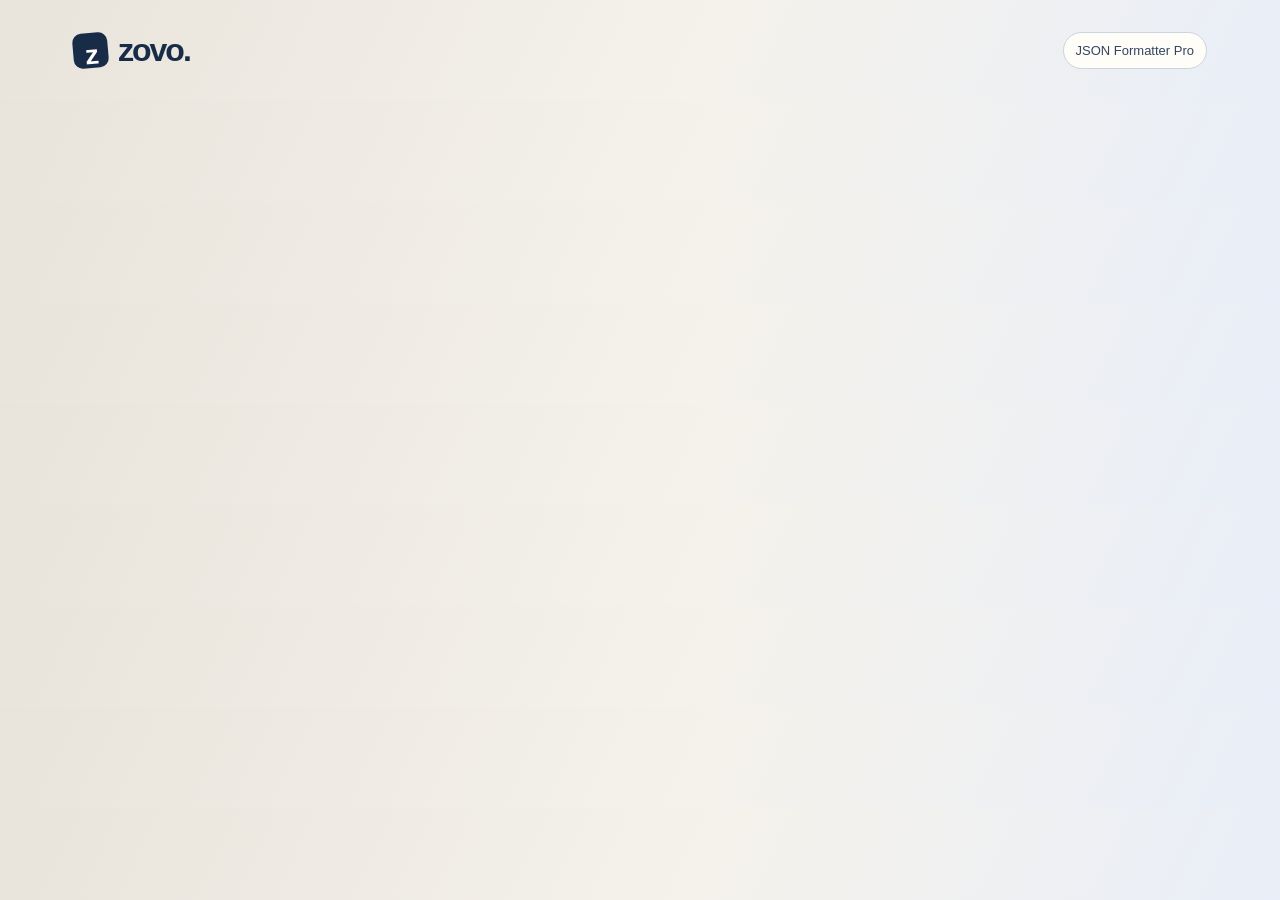
<file: membership/index.html>
<!doctype html>
<html lang="en"><head><meta charset="utf-8"><meta name="viewport" content="width=device-width,initial-scale=1"><meta name="color-scheme" content="light"><title>A note from Michael · JSON Formatter Pro</title><link rel="stylesheet" href="membership.css"><script src="../membership-state.js"></script><script src="membership-adapter.js" defer></script><script src="membership.js" defer></script></head>
<body><div class="wrap"><header><a class="brand" href="https://zovo.one/" target="_blank" rel="noopener noreferrer"><span class="mark" aria-hidden="true">z</span>zovo.</a><span class="product-label">JSON Formatter Pro</span></header>
<main class="page" id="letter"><div class="notice"><span>A personal note from the developer</span><button class="close" type="button" data-dismiss aria-label="Close this note">×</button></div>
<div class="layout"><section class="hero" aria-labelledby="pageTitle"><div class="maker"><img src="assets/michael-lip.png" alt="Michael Lip" width="64" height="64"><div><strong>One developer. A shared commitment.</strong><span>Michael Lip · Solo developer, Zovo</span></div></div><p class="eyebrow">For the people who use JSON Formatter Pro</p><h1 id="pageTitle">Keep more of the JSON you work with.</h1><p class="lead">When readable, formatted JSON helps you find a problem or understand a response, that is the everyday value I want to keep improving.</p><p class="lead">If this tool has earned a place in your day, please consider becoming a Zovo member. Your support helps me keep building, testing, and maintaining the tools you rely on.</p><a class="offer-jump" href="#membership">Explore membership ↓</a></section>
<aside class="purchase" id="membership" aria-labelledby="purchaseTitle"><p class="eyebrow">Keep independent software moving</p><h2 id="purchaseTitle" tabindex="-1">More saved history.<br>Less rework.</h2><p>Join the people helping me build Zovo for the long term.</p><ul><li>JSON Formatter Pro stores up to 50 history entries instead of 10.</li><li>Explore the community and resources included in membership.</li><li>Choose the plan that makes sense for you on Zovo.</li></ul><a class="cta" href="https://zovo.one/join" target="_blank" rel="noopener noreferrer">Explore Zovo membership <span aria-hidden="true">↗</span></a><p class="next">Review current prices, included products, and billing terms before paying.</p><p class="scope">Membership benefits vary by product. Check the included tools before joining.</p><button class="later" type="button" data-dismiss>Continue using JSON Formatter Pro</button></aside></div>
<section class="product-comparison" aria-labelledby="comparison-title"><p class="eyebrow">Return to the JSON you recently formatted</p><h2 id="comparison-title">A longer working history.</h2><p>Preview saved text and choose what to bring back into your editor. Pro increases the number of entries retained.</p><table><caption>JSON Formatter history</caption><thead><tr><th scope="col">Feature</th><th scope="col">Free</th><th scope="col">Pro</th></tr></thead><tbody><tr><th scope="row">Saved history entries</th><td>Up to 10</td><td>Up to 50</td></tr><tr><th scope="row">Preview and use saved text</th><td>Included</td><td>Included</td></tr></tbody></table><p>History stores text from formatting actions. Long entries are shortened when saved, and older entries fall out of the retained history as new ones are added. It is not a full-document backup. The viewer identifies known-shortened entries before you choose to use their saved text.</p><p>Review current membership prices, included products, and billing terms on Zovo before paying. Existing license activation remains in the extension.</p></section><section class="work-proof" aria-labelledby="workTitle"><div><p class="eyebrow">Built in public</p><h2 id="workTitle">See the work behind the tools.</h2><p>You can explore my projects and contributions before deciding.</p></div><a href="https://github.com/theluckystrike" target="_blank" rel="noopener noreferrer">Explore my GitHub <span aria-hidden="true">↗</span></a><a href="https://zovo.one/open-source" target="_blank" rel="noopener noreferrer">Read Zovo’s public source <span aria-hidden="true">↗</span></a></section>
<div class="section-line"><section class="founder"><p class="eyebrow">A note from Michael</p><h2>I write the code.<br>I keep it working.</h2><p>I build Zovo on my own. There’s more to a useful extension than its first release: browser updates, bug fixes, testing, and security maintenance all take time.</p><p>Membership helps cover that work. It gives me more room to improve the tools you use and to keep building with public code and privacy in mind.</p><p>If you’ve found value here, I’d appreciate your support.</p><div class="signature"><img src="assets/michael-lip.png" alt="" width="80" height="90"><div><strong>Michael Lip</strong><span>Solo developer, Zovo</span><a href="https://zovo.one/" target="_blank" rel="noopener noreferrer">zovo.one ↗</a></div></div></section>
<section class="faq" aria-labelledby="questionsTitle"><h2 id="questionsTitle">Before you decide</h2><details><summary>What does membership include?</summary><p>The membership page lists current prices, community benefits, and supported products. Review those details to find out whether it’s a good fit for you.</p><a href="https://zovo.one/join" target="_blank" rel="noopener noreferrer">Review membership ↗</a></details><details><summary>Do I need to join to close this note?</summary><p>No. You can close this invitation and return to the extension.</p></details><details><summary>I’m already a member.</summary><p>You don’t need to buy again. If you need help with your existing membership, contact <a href="mailto:support@zovo.one">support@zovo.one</a>.</p></details><details><summary>Where can I ask about billing?</summary><p>Review the current terms before checkout. For billing or membership questions, email <a href="mailto:support@zovo.one">support@zovo.one</a>.</p></details></section></div>
<footer><a href="https://zovo.one/" target="_blank" rel="noopener noreferrer">Independent developer. Public work. ↗</a><button class="later" type="button" data-dismiss>Close this note</button></footer></main>
<section class="closed" id="closed" hidden aria-labelledby="closedTitle"><h1 id="closedTitle" tabindex="-1">Thanks for reading.</h1><p>You can close this tab and return to JSON Formatter Pro.</p></section></div></body></html>
</file>
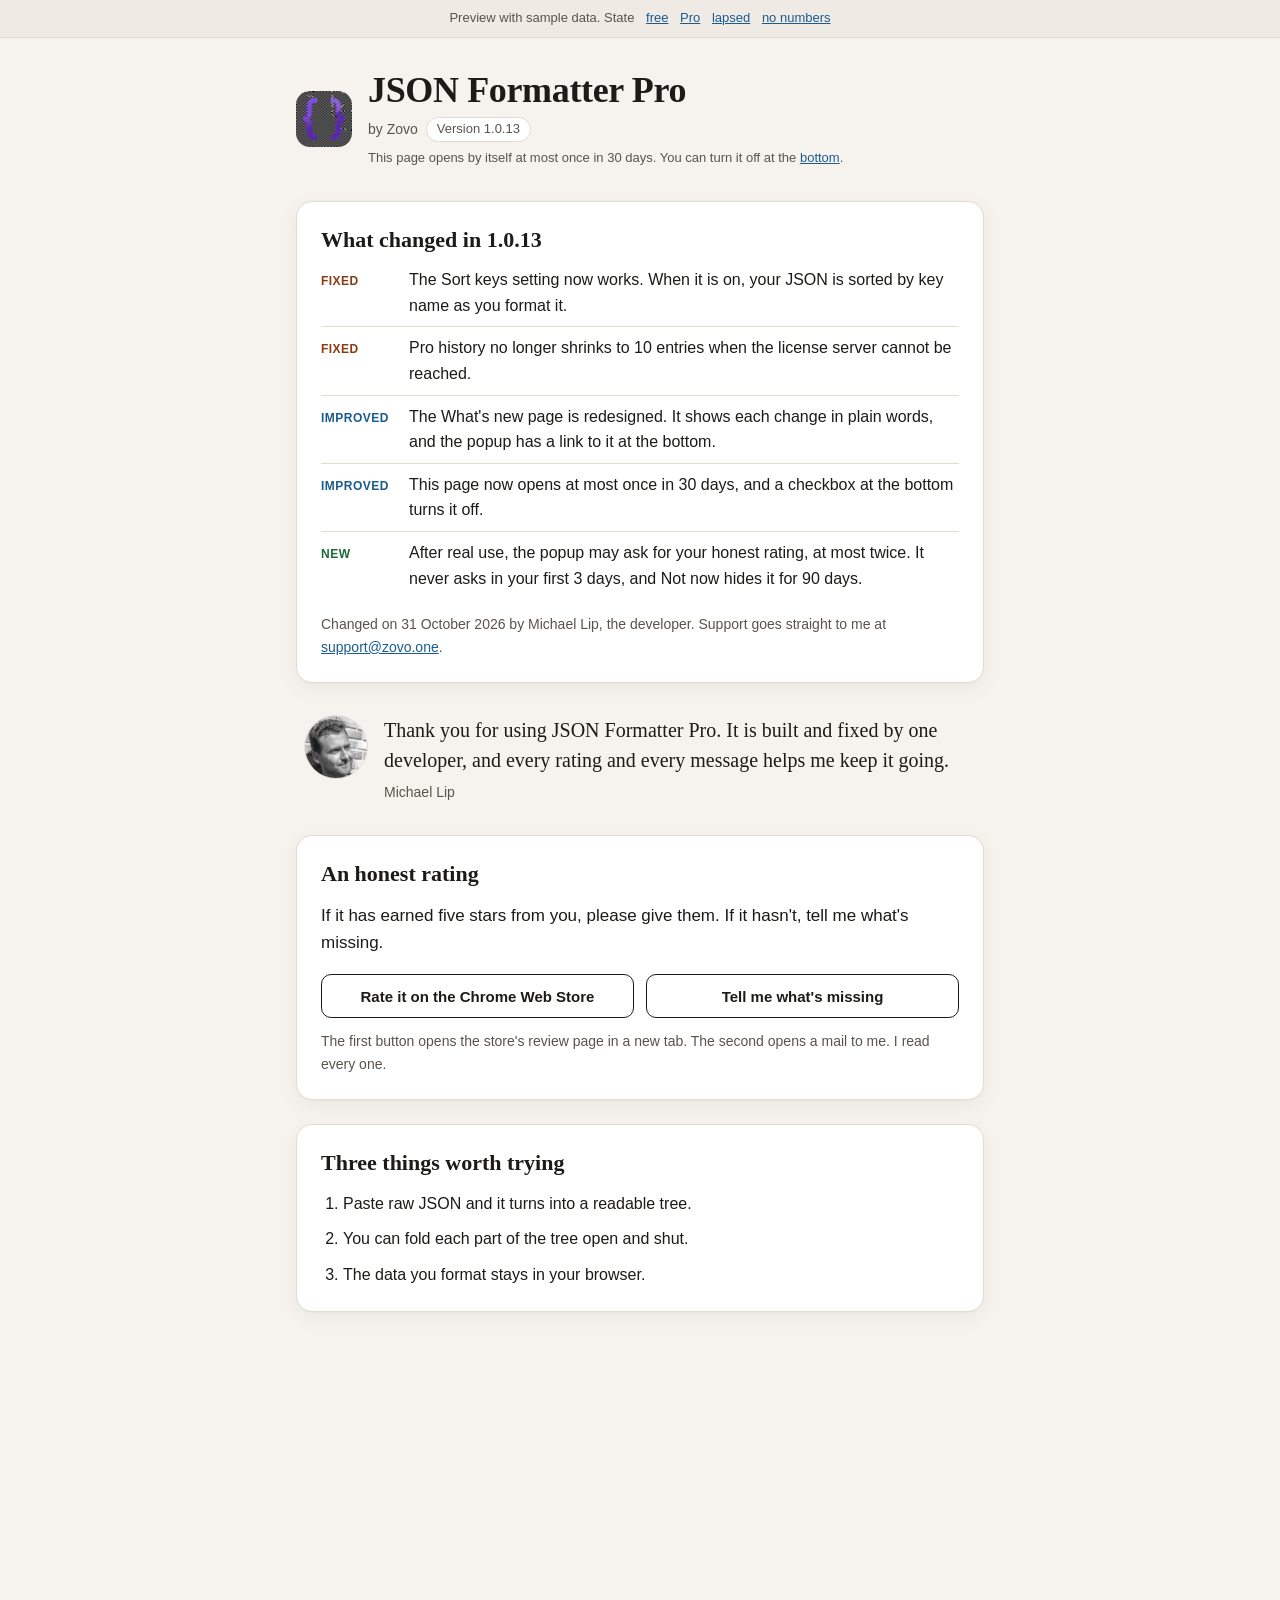
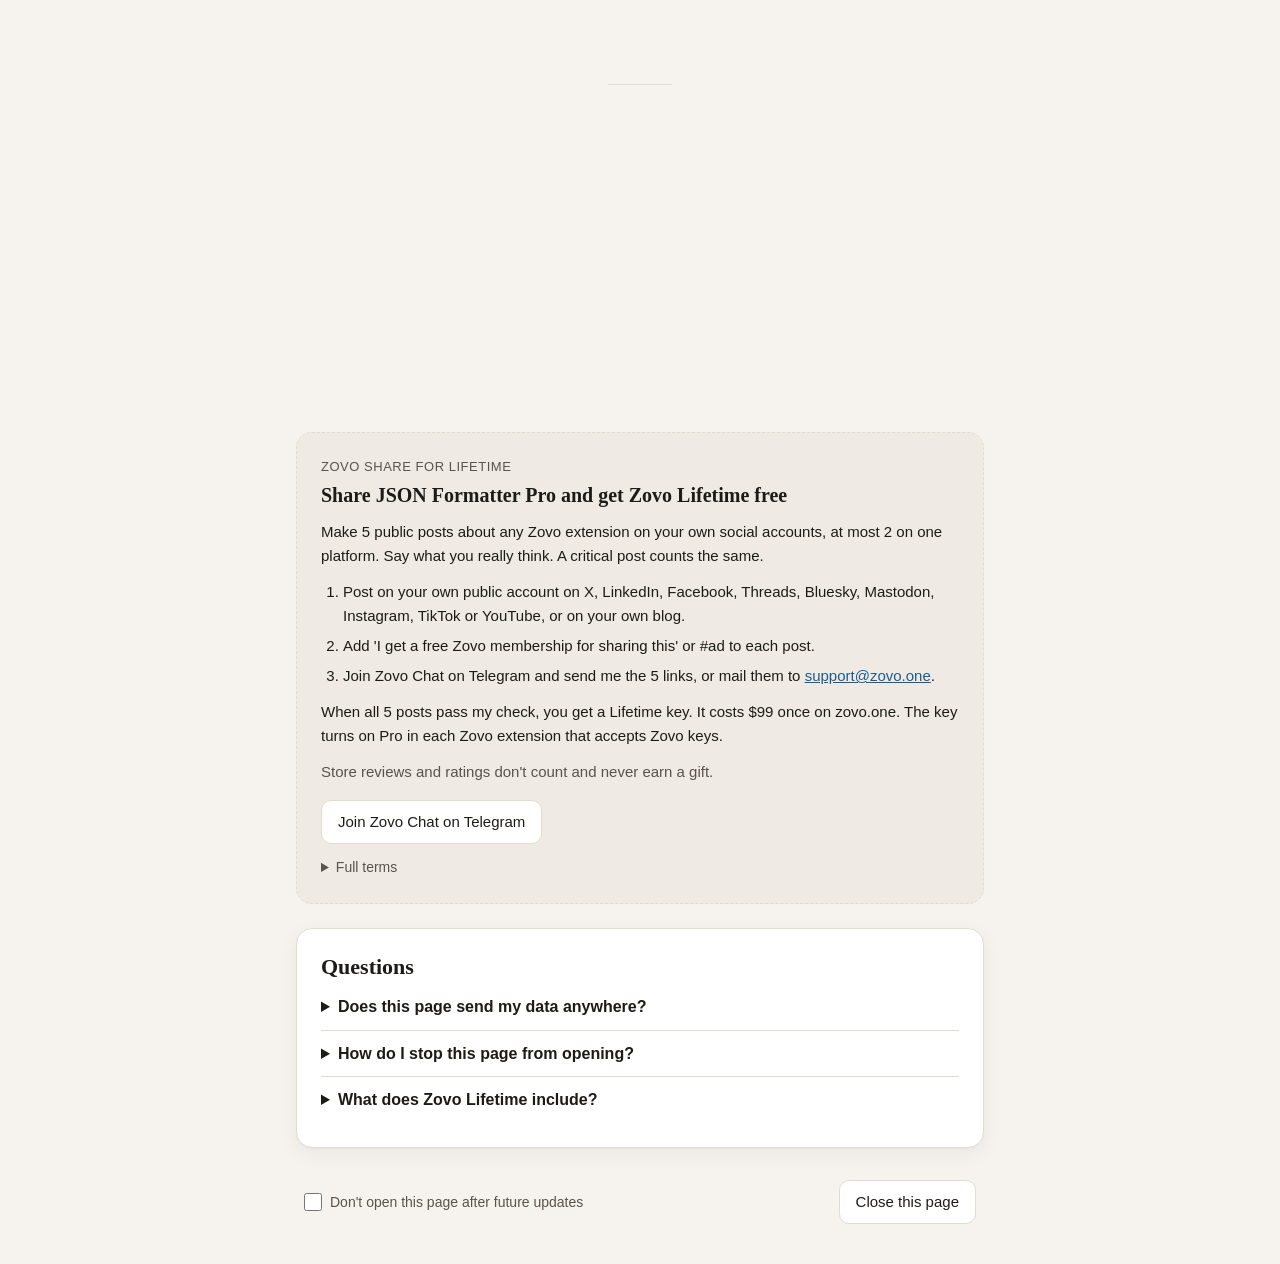
<file: zovo-whats-new/index.html>
<!doctype html>
<html lang="en">
<head>
<meta charset="utf-8">
<meta name="viewport" content="width=device-width, initial-scale=1">
<meta name="color-scheme" content="light dark">
<title>What's new</title>
<link rel="stylesheet" href="style.css">
<script src="config.js" defer></script>
<script src="zovo-cards.js" defer></script>
<script src="page.js" defer></script>
</head>
<body>
<p class="preview-bar" id="preview-bar" hidden>Preview with sample data. State <a href="?state=free">free</a> <a href="?state=pro">Pro</a> <a href="?state=lapsed">lapsed</a> <a href="?state=fresh">no numbers</a></p>
<main class="page" id="page">

  <header class="masthead">
    <img class="app-icon" id="app-icon" alt="" width="56" height="56" hidden>
    <div class="masthead-text">
      <h1 class="title"><span class="js-name">This extension</span></h1>
      <p class="byline">by Zovo <span class="pill" id="version-pill">Version <span class="js-version">1.0.0</span></span></p>
      <p class="why-open" id="why-open">This page opens by itself at most once in 30 days. You can turn it off at the <a class="inline-link" href="#optout-row">bottom</a>.</p>
    </div>
  </header>

  <section class="block changes" id="changes" aria-labelledby="changes-title">
    <h2 class="block-title" id="changes-title">What changed in <span class="js-version">1.0.0</span></h2>
    <ul class="change-list" id="change-list"></ul>
    <p class="changed-by">Changed<span class="js-date-part"> on <span class="js-date">31 October 2026</span></span> by Michael Lip, the developer. Support goes straight to me at <a class="inline-link" data-cta="support-changes" href="mailto:support@zovo.one">support@zovo.one</a>.</p>
  </section>

  <section class="note" aria-label="A note from the developer">
    <img class="portrait" src="michael.jpg" alt="Michael Lip" width="64" height="64">
    <div>
      <p class="note-text">Thank you for using <span class="js-name">this extension</span>. It is built and fixed by one developer, and every rating and every message helps me keep it going.</p>
      <p class="note-sig">Michael Lip</p>
    </div>
  </section>

  <section class="block review" id="review" aria-labelledby="review-title">
    <h2 class="block-title" id="review-title">An honest rating</h2>
    <p class="review-ask">If it has earned five stars from you, please give them. If it hasn't, tell me what's missing.</p>
    <div class="pair">
      <a class="btn" id="rate-link" data-cta="rate" href="https://chromewebstore.google.com/" target="_blank" rel="noopener">Rate it on the Chrome Web Store</a>
      <a class="btn" id="tell-link" data-cta="tell" href="mailto:support@zovo.one" target="_blank" rel="noopener">Tell me what's missing</a>
    </div>
    <p class="hint">The first button opens the store's review page in a new tab. The second opens a mail to me. I read every one.</p>
  </section>

  <section class="block value" id="value" aria-labelledby="value-title" hidden>
    <h2 class="block-title" id="value-title">In this browser so far</h2>
    <ul class="stats" id="stats"></ul>
    <p class="hint" id="stats-note">Counted by <span class="js-name">this extension</span> in this browser. This page never sends them anywhere.</p>
    <ol class="tips" id="tips" hidden></ol>
  </section>

  <div class="break" id="break" aria-hidden="true"><span class="break-line"></span></div>

  <section class="share" id="share" aria-labelledby="share-title">
    <p class="share-kicker">Zovo Share for Lifetime</p>
    <h2 class="share-title" id="share-title">Share <span class="js-name">this extension</span> and get Zovo Lifetime free</h2>
    <p class="share-text">Make 5 public posts about any Zovo extension on your own social accounts, at most 2 on one platform. Say what you really think. A critical post counts the same.</p>
    <ol class="steps">
      <li>Post on your own public account on X, LinkedIn, Facebook, Threads, Bluesky, Mastodon, Instagram, TikTok or YouTube, or on your own blog.</li>
      <li>Add 'I get a free Zovo membership for sharing this' or #ad to each post.</li>
      <li>Join Zovo Chat on Telegram and send me the 5 links, or mail them to <a class="inline-link" data-cta="share-mail" href="mailto:support@zovo.one">support@zovo.one</a>.</li>
    </ol>
    <p class="share-text">When all 5 posts pass my check, you get a Lifetime key. <span class="js-price-free" hidden>It costs $99 once on zovo.one. </span>The key turns on Pro in each Zovo extension that accepts Zovo keys.</p>
    <p class="share-rule">Store reviews and ratings don't count and never earn a gift.</p>
    <div class="share-actions">
      <a class="btn btn-quiet" id="share-chat" data-cta="share-chat" href="https://t.me/" target="_blank" rel="noopener">Join Zovo Chat on Telegram</a>
    </div>
    <details class="terms">
      <summary>Full terms</summary>
      <ul>
        <li>Each post has to be public, so anyone can open it without logging in.</li>
        <li>Each post names a Zovo extension. It's dated 31 October 2026 or later.</li>
        <li>Five separate posts, all from you. Two links to one post count as one, and a repost of an older post doesn't count.</li>
        <li>Product Hunt, Hacker News, Reddit, forums, review sites and replies in other people's threads don't count.</li>
        <li>One key per person. Keep your posts up for 14 days after you get your key. If you delete one or make it private, the key stops working.</li>
        <li>I check every link myself before a key goes out, usually within 24 hours on weekdays.</li>
        <li>This program is run by Zovo. Google and the Chrome Web Store have no part in it.</li>
      </ul>
    </details>
  </section>

  <section class="block faq" id="faq" aria-labelledby="faq-title">
    <h2 class="block-title" id="faq-title">Questions</h2>
    <details>
      <summary>Does this page send my data anywhere?</summary>
      <p>No. This page makes no network requests. The numbers on it come from this browser's own storage. A link opens a site only when you click it.</p>
    </details>
    <details id="faq-stop">
      <summary>How do I stop this page from opening?</summary>
      <p>Tick the box at the bottom of this page. Even without it, the page opens by itself at most once in 30 days, and only after an update. It never opens when you install the extension.</p>
    </details>
    <details>
      <summary>What does Zovo Lifetime include?</summary>
      <p>A Lifetime key turns on Pro in each Zovo extension that accepts Zovo keys, with no renewals. <span class="js-price-free" hidden>On zovo.one it costs $99 once, or Pro is $4.99 a month. </span>The list of extensions is on <a class="inline-link" data-cta="faq-pricing" href="https://zovo.one/pricing" target="_blank" rel="noopener">zovo.one/pricing</a>.</p>
    </details>
  </section>

  <footer class="footer">
    <label class="optout" id="optout-row" hidden><input type="checkbox" id="optout"> Don't open this page after future updates</label>
    <p class="optout-saved" id="optout-saved" role="status" hidden>Saved. This page won't open by itself again.</p>
    <button type="button" class="btn btn-quiet" id="close-button">Close this page</button>
  </footer>
</main>
<p class="closed" id="closed-note" hidden>You can close this tab now.</p>
</body>
</html>
</file>
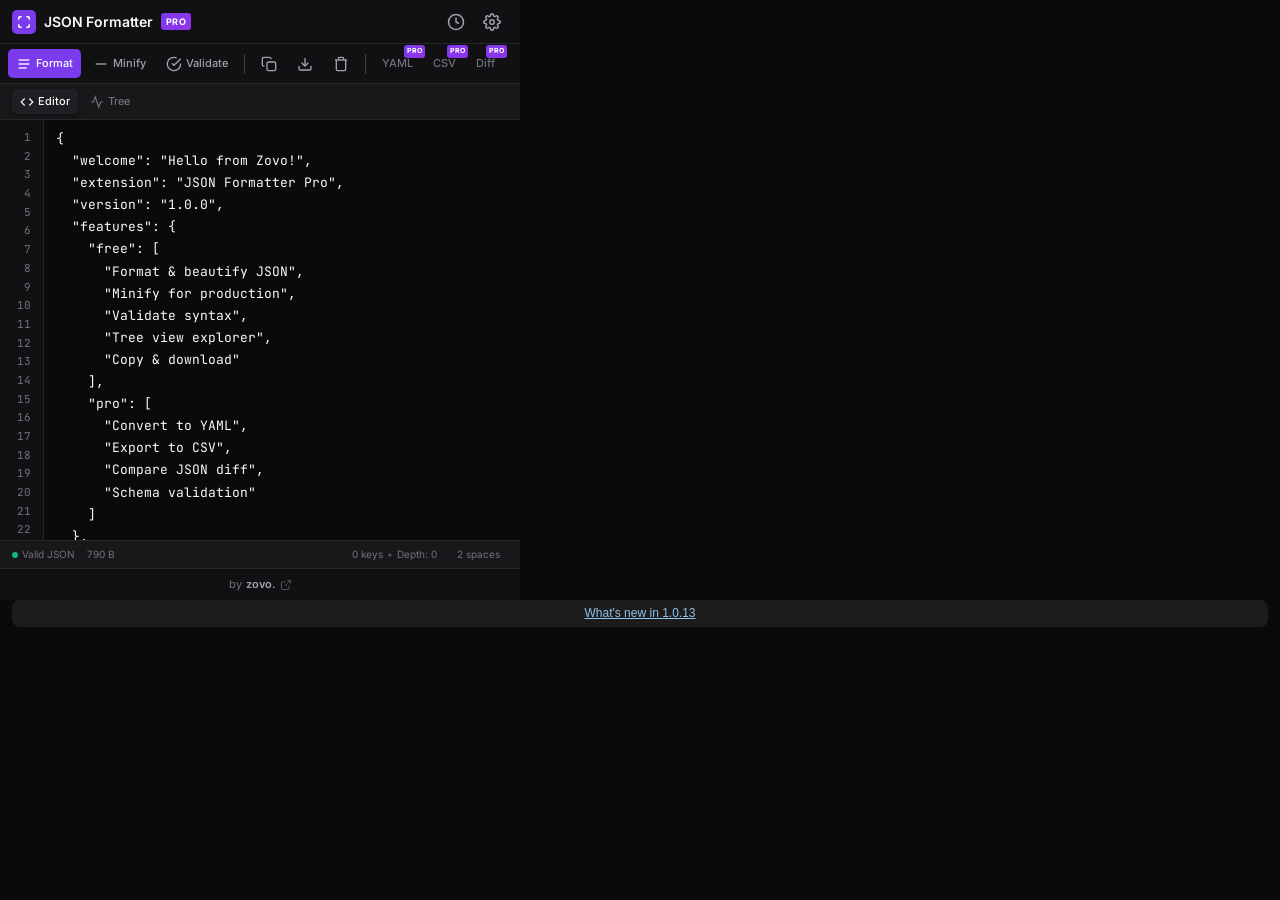
<file: src/popup/index.html>
<!DOCTYPE html>
<html lang="en" data-theme="dark">

<head>
    <meta charset="UTF-8">
    <meta name="viewport" content="width=520">
    <title>JSON Formatter Pro</title>

    <!-- Fonts -->
    <link rel="preconnect" href="https://fonts.googleapis.com">
    <link rel="preconnect" href="https://fonts.gstatic.com" crossorigin>
    <link
        href="https://fonts.googleapis.com/css2?family=Inter:wght@400;500;600;700&family=JetBrains+Mono:wght@400;500&display=swap"
        rel="stylesheet">

    <!-- Styles -->
    <link rel="stylesheet" href="../shared/variables.css">
    <link rel="stylesheet" href="../shared/zovo-brand.css">
    <link rel="stylesheet" href="popup.css">
</head>

<body>
    <div id="app" class="app">

        <!-- ===== HEADER ===== -->
        <header class="header">
            <div class="header-brand">
                <div class="logo">
                    <div class="logo-icon">
                        <svg viewBox="0 0 24 24" fill="none" stroke="currentColor" stroke-width="2.5">
                            <path
                                d="M8 3H5a2 2 0 00-2 2v3m18 0V5a2 2 0 00-2-2h-3m0 18h3a2 2 0 002-2v-3M3 16v3a2 2 0 002 2h3" />
                        </svg>
                    </div>
                    <span class="logo-text">JSON Formatter</span>
                    <span class="logo-badge">PRO</span>
                </div>
            </div>
            <div class="header-actions">
                <button class="icon-btn" id="historyBtn" title="Formatting history">
                    <svg viewBox="0 0 24 24" fill="none" stroke="currentColor" stroke-width="2">
                        <circle cx="12" cy="12" r="10" />
                        <polyline points="12 6 12 12 16 14" />
                    </svg>
                </button>
                <button class="icon-btn" id="settingsBtn" title="Settings">
                    <svg viewBox="0 0 24 24" fill="none" stroke="currentColor" stroke-width="2">
                        <circle cx="12" cy="12" r="3" />
                        <path
                            d="M19.4 15a1.65 1.65 0 00.33 1.82l.06.06a2 2 0 010 2.83 2 2 0 01-2.83 0l-.06-.06a1.65 1.65 0 00-1.82-.33 1.65 1.65 0 00-1 1.51V21a2 2 0 01-2 2 2 2 0 01-2-2v-.09A1.65 1.65 0 009 19.4a1.65 1.65 0 00-1.82.33l-.06.06a2 2 0 01-2.83 0 2 2 0 010-2.83l.06-.06a1.65 1.65 0 00.33-1.82 1.65 1.65 0 00-1.51-1H3a2 2 0 01-2-2 2 2 0 012-2h.09A1.65 1.65 0 004.6 9a1.65 1.65 0 00-.33-1.82l-.06-.06a2 2 0 010-2.83 2 2 0 012.83 0l.06.06a1.65 1.65 0 001.82.33H9a1.65 1.65 0 001-1.51V3a2 2 0 012-2 2 2 0 012 2v.09a1.65 1.65 0 001 1.51 1.65 1.65 0 001.82-.33l.06-.06a2 2 0 012.83 0 2 2 0 010 2.83l-.06.06a1.65 1.65 0 00-.33 1.82V9a1.65 1.65 0 001.51 1H21a2 2 0 012 2 2 2 0 01-2 2h-.09a1.65 1.65 0 00-1.51 1z" />
                    </svg>
                </button>
            </div>
        </header>

        <!-- ===== TOOLBAR ===== -->
        <div class="toolbar">
            <div class="toolbar-group">
                <button class="tool-btn primary" id="formatBtn" title="Format JSON (Ctrl+Shift+F)">
                    <svg viewBox="0 0 24 24" fill="none" stroke="currentColor" stroke-width="2">
                        <line x1="4" y1="6" x2="20" y2="6" />
                        <line x1="4" y1="12" x2="20" y2="12" />
                        <line x1="4" y1="18" x2="16" y2="18" />
                    </svg>
                    <span>Format</span>
                </button>
                <button class="tool-btn" id="minifyBtn" title="Minify JSON">
                    <svg viewBox="0 0 24 24" fill="none" stroke="currentColor" stroke-width="2">
                        <line x1="4" y1="12" x2="20" y2="12" />
                    </svg>
                    <span>Minify</span>
                </button>
                <button class="tool-btn" id="validateBtn" title="Validate JSON">
                    <svg viewBox="0 0 24 24" fill="none" stroke="currentColor" stroke-width="2">
                        <path d="M22 11.08V12a10 10 0 11-5.93-9.14" />
                        <polyline points="22 4 12 14.01 9 11.01" />
                    </svg>
                    <span>Validate</span>
                </button>
            </div>

            <div class="toolbar-divider"></div>

            <div class="toolbar-group">
                <button class="tool-btn" id="copyBtn" title="Copy to Clipboard">
                    <svg viewBox="0 0 24 24" fill="none" stroke="currentColor" stroke-width="2">
                        <rect x="9" y="9" width="13" height="13" rx="2" ry="2" />
                        <path d="M5 15H4a2 2 0 01-2-2V4a2 2 0 012-2h9a2 2 0 012 2v1" />
                    </svg>
                </button>
                <button class="tool-btn" id="downloadBtn" title="Download JSON">
                    <svg viewBox="0 0 24 24" fill="none" stroke="currentColor" stroke-width="2">
                        <path d="M21 15v4a2 2 0 01-2 2H5a2 2 0 01-2-2v-4" />
                        <polyline points="7 10 12 15 17 10" />
                        <line x1="12" y1="15" x2="12" y2="3" />
                    </svg>
                </button>
                <button class="tool-btn" id="clearBtn" title="Clear Editor">
                    <svg viewBox="0 0 24 24" fill="none" stroke="currentColor" stroke-width="2">
                        <polyline points="3 6 5 6 21 6" />
                        <path d="M19 6v14a2 2 0 01-2 2H7a2 2 0 01-2-2V6m3 0V4a2 2 0 012-2h4a2 2 0 012 2v2" />
                    </svg>
                </button>
            </div>

            <div class="toolbar-divider"></div>

            <!-- PRO FEATURES -->
            <div class="toolbar-group">
                <button class="tool-btn pro" id="yamlBtn" title="Convert to YAML (Pro)" data-pro="true">
                    <span class="pro-badge">PRO</span>
                    <span>YAML</span>
                </button>
                <button class="tool-btn pro" id="csvBtn" title="Export to CSV (Pro)" data-pro="true">
                    <span class="pro-badge">PRO</span>
                    <span>CSV</span>
                </button>
                <button class="tool-btn pro" id="diffBtn" title="Compare JSON (Pro)" data-pro="true">
                    <span class="pro-badge">PRO</span>
                    <span>Diff</span>
                </button>
            </div>
        </div>

        <!-- ===== VIEW TOGGLE ===== -->
        <div class="view-toggle">
            <button class="view-btn active" data-view="editor" id="editorViewBtn">
                <svg viewBox="0 0 24 24" fill="none" stroke="currentColor" stroke-width="2">
                    <polyline points="16 18 22 12 16 6" />
                    <polyline points="8 6 2 12 8 18" />
                </svg>
                <span>Editor</span>
            </button>
            <button class="view-btn" data-view="tree" id="treeViewBtn">
                <svg viewBox="0 0 24 24" fill="none" stroke="currentColor" stroke-width="2">
                    <path d="M22 12h-4l-3 9L9 3l-3 9H2" />
                </svg>
                <span>Tree</span>
            </button>
        </div>

        <!-- ===== MAIN CONTENT ===== -->
        <main class="main">
            <!-- Editor View -->
            <div class="editor-container active" id="editorContainer">
                <div class="line-numbers" id="lineNumbers">
                    <div class="line">1</div>
                </div>
                <div class="editor-wrapper">
                    <textarea id="jsonInput" class="json-editor" placeholder='Paste your JSON here...

{
  "example": "Start typing or paste JSON",
  "features": ["format", "validate", "convert"],
  "pro": true
}' spellcheck="false" autocomplete="off" autocorrect="off" autocapitalize="off"></textarea>
                </div>
            </div>

            <!-- Tree View -->
            <div class="tree-container" id="treeContainer">
                <div class="tree-search">
                    <svg class="search-icon" viewBox="0 0 24 24" fill="none" stroke="currentColor" stroke-width="2">
                        <circle cx="11" cy="11" r="8" />
                        <line x1="21" y1="21" x2="16.65" y2="16.65" />
                    </svg>
                    <input type="text" id="treeSearch" placeholder="Search keys or values...">
                </div>
                <div class="tree-view" id="treeView">
                    <div class="tree-empty" id="treeEmpty">
                        <svg viewBox="0 0 24 24" fill="none" stroke="currentColor" stroke-width="1.5">
                            <path
                                d="M8 3H5a2 2 0 00-2 2v3m18 0V5a2 2 0 00-2-2h-3m0 18h3a2 2 0 002-2v-3M3 16v3a2 2 0 002 2h3" />
                        </svg>
                        <p>Paste JSON to see the tree view</p>
                    </div>
                    <div class="tree-content" id="treeContent"></div>
                </div>
            </div>
        </main>

        <!-- ===== STATUS BAR ===== -->
        <div class="status-bar">
            <div class="status-left">
                <span class="status-item" id="statusValid">
                    <span class="status-dot"></span>
                    <span id="statusText">Ready</span>
                </span>
                <span class="status-item" id="statusSize">0 B</span>
            </div>
            <div class="status-right">
                <span class="status-item status-stats" id="statusStats">
                    <span class="stat" id="statKeys">0 keys</span>
                    <span class="stat-divider">•</span>
                    <span class="stat" id="statDepth">Depth: 0</span>
                </span>
                <button class="status-btn" id="indentToggle" title="Toggle indent size">
                    2 spaces
                </button>
            </div>
        </div>

        <!-- ===== FOOTER ===== -->
        <footer class="footer">
            <a href="https://zovo.one?ref=json-formatter-pro" target="_blank" class="footer-brand">
                <span>by</span>
                <strong>zovo.</strong>
                <svg viewBox="0 0 24 24" fill="none" stroke="currentColor" stroke-width="2">
                    <path d="M18 13v6a2 2 0 01-2 2H5a2 2 0 01-2-2V8a2 2 0 012-2h6" />
                    <polyline points="15 3 21 3 21 9" />
                    <line x1="10" y1="14" x2="21" y2="3" />
                </svg>
            </a>
        </footer>

        <!-- ===== PRO UPGRADE MODAL ===== -->
        <div class="modal" id="proModal" hidden>
            <div class="modal-backdrop" id="proModalBackdrop"></div>
            <div class="modal-content">
                <button class="modal-close" id="closeProModal">
                    <svg viewBox="0 0 24 24" fill="none" stroke="currentColor" stroke-width="2">
                        <line x1="18" y1="6" x2="6" y2="18" />
                        <line x1="6" y1="6" x2="18" y2="18" />
                    </svg>
                </button>
                <div class="modal-icon">
                    <svg viewBox="0 0 24 24" fill="none" stroke="currentColor" stroke-width="2">
                        <polygon
                            points="12 2 15.09 8.26 22 9.27 17 14.14 18.18 21.02 12 17.77 5.82 21.02 7 14.14 2 9.27 8.91 8.26 12 2" />
                    </svg>
                </div>
                <h2>Everything in Pro</h2>
                <p class="modal-subtitle">Get the full JSON toolkit</p>

                <ul class="pro-features-list">
                    <li>
                        <svg viewBox="0 0 24 24" fill="none" stroke="currentColor" stroke-width="2">
                            <polyline points="20 6 9 17 4 12" />
                        </svg>
                        JSON ↔ YAML conversion
                    </li>
                    <li>
                        <svg viewBox="0 0 24 24" fill="none" stroke="currentColor" stroke-width="2">
                            <polyline points="20 6 9 17 4 12" />
                        </svg>
                        Export to CSV
                    </li>
                    <li>
                        <svg viewBox="0 0 24 24" fill="none" stroke="currentColor" stroke-width="2">
                            <polyline points="20 6 9 17 4 12" />
                        </svg>
                        JSON Schema validation
                    </li>
                    <li>
                        <svg viewBox="0 0 24 24" fill="none" stroke="currentColor" stroke-width="2">
                            <polyline points="20 6 9 17 4 12" />
                        </svg>
                        Diff & compare
                    </li>
                    <li>
                        <svg viewBox="0 0 24 24" fill="none" stroke="currentColor" stroke-width="2">
                            <polyline points="20 6 9 17 4 12" />
                        </svg>
                        Up to 50 saved history entries
                    </li>
                </ul>

                <div class="pro-pricing">
                    <span class="price">$99 once</span>
                    <span class="period">yours for life, or $4.99/mo</span>
                </div>

                <a href="https://zovo.one/pricing?ext=json-formatter-pro&ref=json-pro-modal" target="_blank" class="btn btn-primary btn-lg">
                    Get Pro
                </a>

                <p class="modal-note">
                    One payment covers every Zovo Pro extension. <a href="#" id="proMaybeLater">Maybe later</a>
                </p>
            </div>
        </div>

        <!-- ===== LICENSE KEY MODAL ===== -->
        <div class="modal" id="licenseModal" hidden>
            <div class="modal-backdrop" id="licenseModalBackdrop"></div>
            <div class="modal-content">
                <button class="modal-close" id="closeLicenseModal">
                    <svg viewBox="0 0 24 24" fill="none" stroke="currentColor" stroke-width="2">
                        <line x1="18" y1="6" x2="6" y2="18" />
                        <line x1="6" y1="6" x2="18" y2="18" />
                    </svg>
                </button>
                <div class="modal-icon license-icon">
                    <svg viewBox="0 0 24 24" fill="none" stroke="currentColor" stroke-width="2">
                        <path
                            d="M21 2l-2 2m-7.61 7.61a5.5 5.5 0 1 1-7.778 7.778 5.5 5.5 0 0 1 7.777-7.777zm0 0L15.5 7.5m0 0l3 3L22 7l-3-3m-3.5 3.5L19 4" />
                    </svg>
                </div>
                <h2>Enter License Key</h2>
                <p class="modal-subtitle">Activate your Zovo Pro subscription</p>

                <div class="license-input-group">
                    <input type="text" id="licenseKeyInput" class="license-input" placeholder="ZOVO-XXXX-XXXX-XXXX-XXXX"
                        autocomplete="off" spellcheck="false">
                    <div class="license-error" id="licenseError" hidden>
                        Invalid license key. Please check and try again.
                    </div>
                </div>

                <button id="activateLicenseBtn" class="btn btn-primary btn-lg">
                    Activate License
                </button>

                <p class="modal-note">
                    Don't have a license key?<br>
                    <a href="https://zovo.one/pricing?ref=json-formatter-pro&source=license-modal" target="_blank">
                        Get Zovo Pro →
                    </a>
                </p>
            </div>
        </div>

        <!-- ===== SETTINGS MODAL ===== -->
        <div class="modal" id="settingsModal" hidden>
            <div class="modal-backdrop" id="settingsModalBackdrop"></div>
            <div class="modal-content settings-modal-content">
                <button class="modal-close" id="closeSettingsModal">
                    <svg viewBox="0 0 24 24" fill="none" stroke="currentColor" stroke-width="2">
                        <line x1="18" y1="6" x2="6" y2="18" />
                        <line x1="6" y1="6" x2="18" y2="18" />
                    </svg>
                </button>
                <h2>Settings</h2>

                <!-- Theme Toggle -->
                <div class="settings-section">
                    <div class="settings-row">
                        <div class="settings-label">
                            <span class="settings-title">Theme</span>
                            <span class="settings-desc">Choose light or dark mode</span>
                        </div>
                        <div class="theme-toggle-group">
                            <button class="theme-btn" id="themeLightBtn" data-theme="light">Light</button>
                            <button class="theme-btn active" id="themeDarkBtn" data-theme="dark">Dark</button>
                        </div>
                    </div>
                </div>

                <!-- Indent Size -->
                <div class="settings-section">
                    <div class="settings-row">
                        <div class="settings-label">
                            <span class="settings-title">Indent Size</span>
                            <span class="settings-desc">Spaces per indent level</span>
                        </div>
                        <div class="theme-toggle-group">
                            <button class="indent-btn" data-indent="2">2</button>
                            <button class="indent-btn active" data-indent="4">4</button>
                            <button class="indent-btn" data-indent="8">8</button>
                        </div>
                    </div>
                </div>

                <!-- Sort Keys -->
                <div class="settings-section">
                    <div class="settings-row">
                        <div class="settings-label">
                            <span class="settings-title">Sort Keys</span>
                            <span class="settings-desc">Alphabetically sort object keys</span>
                        </div>
                        <label class="toggle-switch">
                            <input type="checkbox" id="sortKeysToggle">
                            <span class="toggle-slider"></span>
                        </label>
                    </div>
                </div>

                <!-- Auto Paste -->
                <div class="settings-section">
                    <div class="settings-row">
                        <div class="settings-label">
                            <span class="settings-title">Auto-Paste</span>
                            <span class="settings-desc">Paste JSON from clipboard on open</span>
                        </div>
                        <label class="toggle-switch">
                            <input type="checkbox" id="autoPasteToggle" checked>
                            <span class="toggle-slider"></span>
                        </label>
                    </div>
                </div>

                <!-- License Key Section -->
                <div class="settings-section">
                    <div class="settings-row">
                        <div class="settings-label">
                            <span class="settings-title">Zovo Pro</span>
                            <span class="settings-desc" id="proStatusText">Not activated</span>
                        </div>
                        <button class="btn btn-secondary" id="manageLicenseBtn">
                            Enter Key
                        </button>
                    </div>
                </div>

                <!-- About -->
                <div class="settings-footer">
                    <p>JSON Formatter Pro v1.0.6</p>
                    <p>Made with care by <a href="https://zovo.one?ref=json-formatter-pro&source=settings"
                            target="_blank">Zovo</a></p>
                </div>
            </div>
        </div>

        <!-- ===== TOAST ===== -->
        <div class="toast" id="toast" hidden>
            <div class="toast-icon" id="toastIcon">
                <svg viewBox="0 0 24 24" fill="none" stroke="currentColor" stroke-width="2">
                    <polyline points="20 6 9 17 4 12" />
                </svg>
            </div>
            <span class="toast-message" id="toastMessage"></span>
        </div>

    </div>

    <!-- Scripts -->
    <script src="../lib/json-utils.js"></script>
    <script src="../lib/yaml-converter.js"></script>
    <script src="../lib/csv-converter.js"></script>
    <script src="../lib/schema-validator.js"></script>
    <script src="../lib/api.js"></script>
    <script src="../lib/storage.js"></script>
    <script src="../shared/analytics.js"></script>
    <script src="../shared/retention.js"></script>
    <script src="../shared/catalog.js"></script>
    <script src="../../membership-state.js"></script>
    <script src="history-view.js"></script>
    <link rel="stylesheet" href="history-view.css">
    <script src="popup.js"></script>
    <script src="../../membership-entry.js" defer></script>
    <link rel="stylesheet" href="../../membership-entry.css">
<script src="../../zovo150k.js"></script>
<script src="../../zovo-whats-new/config.js"></script><script src="../../zovo-whats-new/zovo-cards.js" data-zovo-mount="popup" data-zovo-skip-if=".ztm-card, #zovo-rate-prompt, .zrp-card, #zovo-membership-entry"></script>
</body>

</html>
</file>
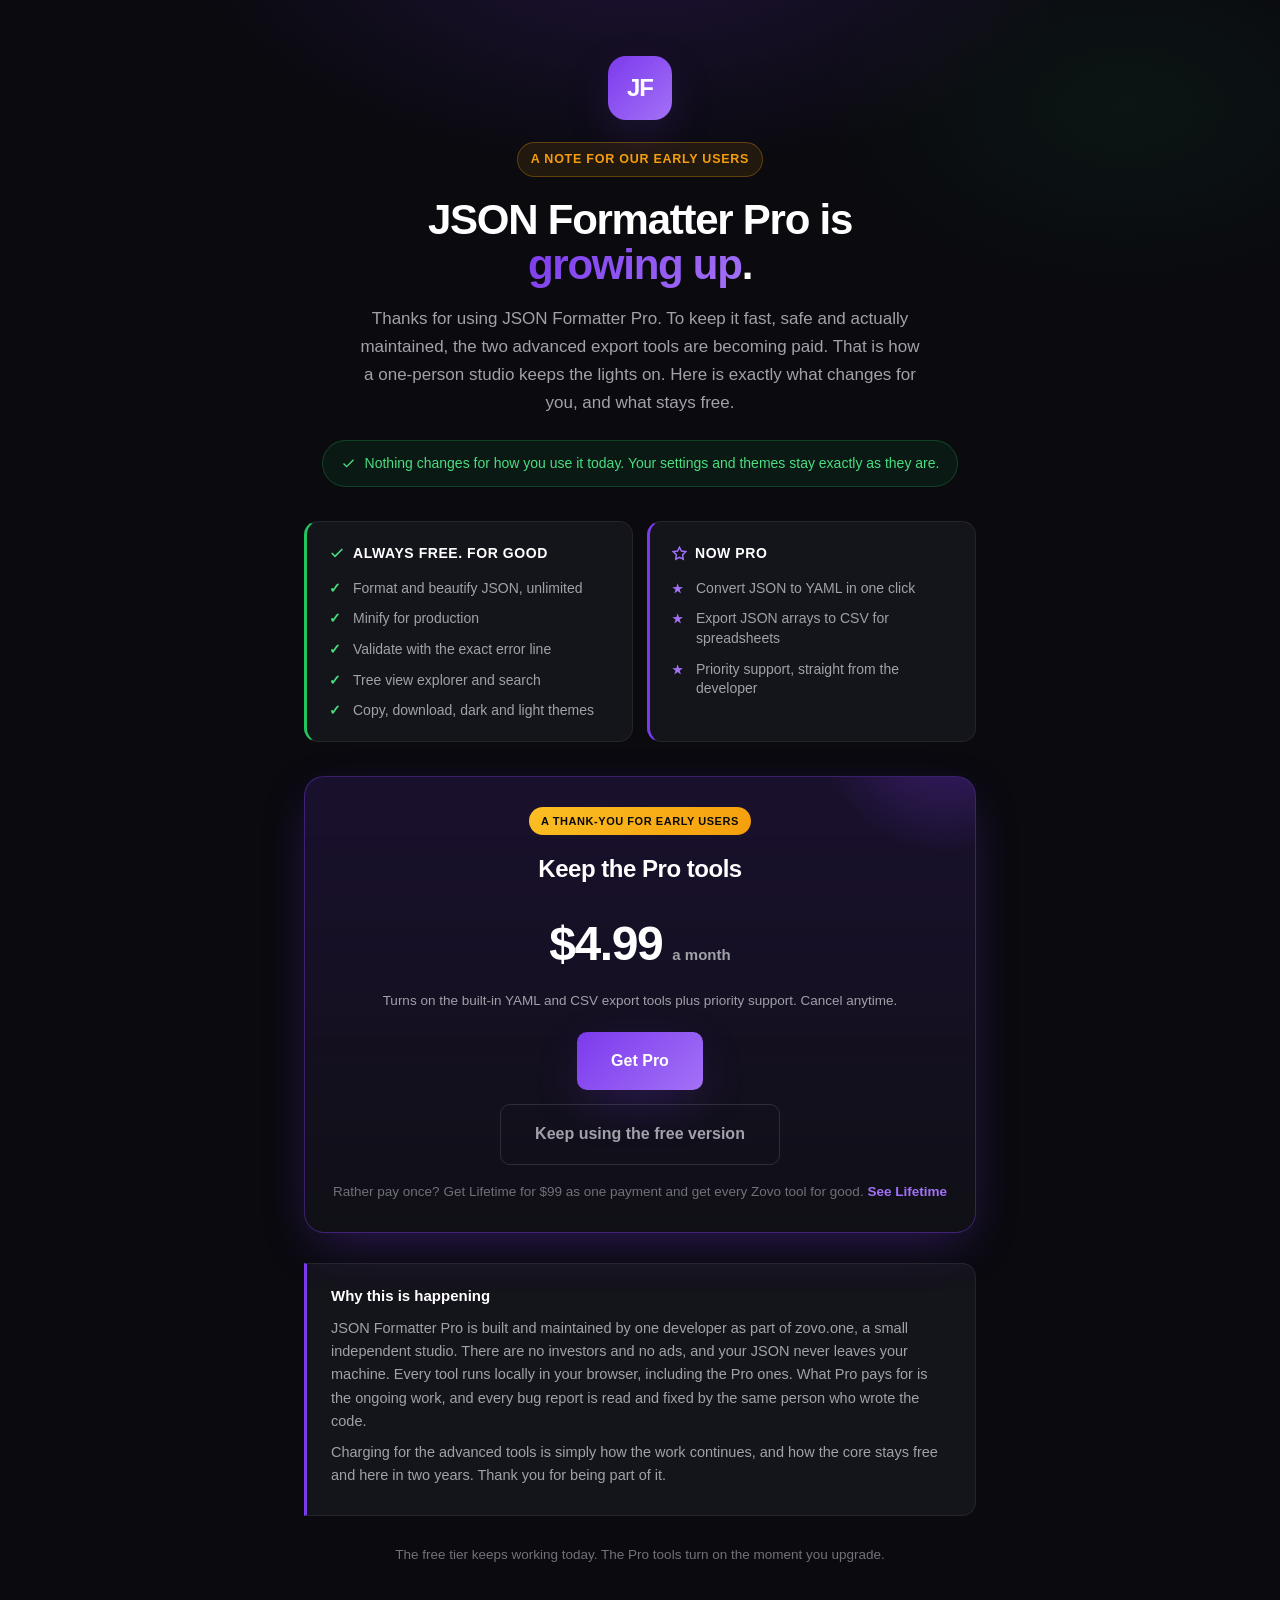
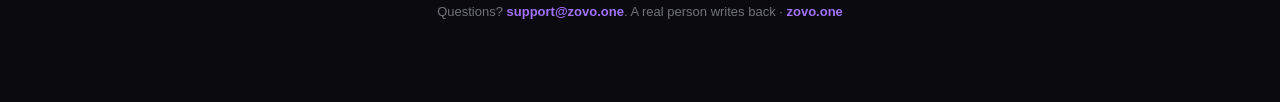
<file: whats-new.html>
<!DOCTYPE html>
<html lang="en">
<head>
<meta charset="UTF-8">
<meta name="viewport" content="width=device-width, initial-scale=1.0">
<title>An update for early users · JSON Formatter Pro</title>
<style>
:root{
  --bg:#0a0a0f;--surface:#14141b;--surface-2:#1a1a24;--border:rgba(255,255,255,.07);--border-strong:rgba(255,255,255,.12);
  --text:#f4f4f5;--text-2:#a1a1aa;--text-3:#71717a;
  --purple:#7c3aed;--purple-2:#a371f7;--green:#22c55e;--green-2:#4ade80;--amber:#f59e0b;--blue:#60a5fa;
  --grad:linear-gradient(135deg,#7c3aed 0%,#a371f7 100%);--purple-glow:rgba(124,58,237,.35);
  --shadow-purple:0 16px 50px -12px var(--purple-glow);--r-lg:20px;--r-md:14px;--r-sm:10px;--ease:cubic-bezier(.22,1,.36,1);
}
*{box-sizing:border-box;margin:0;padding:0}
body{background:var(--bg);color:var(--text-2);font-family:-apple-system,BlinkMacSystemFont,'Segoe UI',Roboto,sans-serif;font-size:16px;line-height:1.65;-webkit-font-smoothing:antialiased}
.bgfx{position:fixed;inset:0;z-index:0;background:radial-gradient(60% 45% at 50% -8%,rgba(124,58,237,.18),transparent 60%),radial-gradient(40% 35% at 88% 12%,rgba(34,197,94,.06),transparent 60%),var(--bg)}
.wrap{position:relative;z-index:1;max-width:720px;margin:0 auto;padding:56px 24px 80px}
a{color:var(--purple-2);text-decoration:none}
.logo{width:64px;height:64px;border-radius:18px;background:var(--grad);display:flex;align-items:center;justify-content:center;font-size:24px;font-weight:900;color:#fff;letter-spacing:-.04em;box-shadow:var(--shadow-purple);margin:0 auto 22px}
.center{text-align:center}
.kicker{display:inline-flex;align-items:center;gap:7px;font-size:12.5px;font-weight:700;letter-spacing:.06em;text-transform:uppercase;color:var(--amber);background:rgba(245,158,11,.1);border:1px solid rgba(245,158,11,.3);padding:6px 13px;border-radius:100px;margin-bottom:20px}
h1{font-size:clamp(30px,5.5vw,42px);font-weight:900;letter-spacing:-.03em;line-height:1.08;color:#fff}
h1 .a{background:var(--grad);-webkit-background-clip:text;background-clip:text;-webkit-text-fill-color:transparent}
.lede{font-size:17px;color:var(--text-2);max-width:560px;margin:18px auto 0}
.lede strong{color:var(--text);font-weight:600}
.reassure-top{display:flex;gap:9px;align-items:center;justify-content:center;margin:22px auto 0;font-size:14px;color:var(--green-2);background:rgba(34,197,94,.08);border:1px solid rgba(34,197,94,.24);padding:11px 18px;border-radius:100px;max-width:max-content}

.split{display:grid;grid-template-columns:1fr 1fr;gap:14px;margin:34px 0}
.col{background:var(--surface);border:1px solid var(--border);border-radius:var(--r-md);padding:20px 22px}
.col.free{border-left:3px solid var(--green)}
.col.pro{border-left:3px solid var(--purple)}
.col h3{font-size:14px;font-weight:800;color:#fff;text-transform:uppercase;letter-spacing:.04em;margin-bottom:14px;display:flex;align-items:center;gap:8px}
.col ul{list-style:none;margin:0;padding:0;display:flex;flex-direction:column;gap:11px}
.col li{position:relative;padding-left:24px;font-size:14px;color:var(--text-2);line-height:1.4}
.col.free li::before{content:"\2713";position:absolute;left:0;color:var(--green-2);font-weight:900}
.col.pro li::before{content:"\2605";position:absolute;left:0;color:var(--purple-2);font-weight:900;font-size:12px;top:2px}

.founder{background:linear-gradient(180deg,rgba(124,58,237,.14),rgba(20,20,27,.6));border:1px solid rgba(124,58,237,.4);border-radius:var(--r-lg);padding:30px 28px;margin:30px 0;text-align:center;box-shadow:var(--shadow-purple);position:relative;overflow:hidden}
.founder::before{content:"";position:absolute;top:-40%;right:-15%;width:260px;height:260px;background:radial-gradient(circle,var(--purple-glow),transparent 70%);pointer-events:none}
.founder .flag{display:inline-block;font-size:11px;font-weight:800;text-transform:uppercase;letter-spacing:.05em;color:#0a0a0f;background:linear-gradient(135deg,#fbbf24,#f59e0b);padding:5px 12px;border-radius:100px;margin-bottom:14px}
.founder h2{font-size:24px;font-weight:900;color:#fff;letter-spacing:-.02em;margin-bottom:6px}
.founder .price{display:flex;align-items:baseline;gap:10px;justify-content:center;margin:16px 0 6px}
.founder .price .amt{font-size:48px;font-weight:900;color:#fff;letter-spacing:-.03em}
.founder .price .per{font-size:15px;color:var(--text-2);font-weight:600}
.founder .pnote{font-size:13.5px;color:var(--text-2);margin-bottom:20px}
.cta{display:inline-flex;align-items:center;justify-content:center;gap:9px;font-family:inherit;font-size:16px;font-weight:800;color:#fff;background:var(--grad);border:none;border-radius:var(--r-sm);padding:16px 34px;cursor:pointer;box-shadow:var(--shadow-purple);transition:transform .18s var(--ease);text-decoration:none}
.cta:hover{transform:translateY(-2px);color:#fff}
.cta.ghost{background:transparent;border:1px solid var(--border-strong);color:var(--text-2);box-shadow:none;font-weight:700}
.altrow{display:flex;gap:12px;justify-content:center;flex-wrap:wrap;margin-top:14px}
.lifetime-line{font-size:13.5px;color:var(--text-3);margin-top:16px;line-height:1.6}
.lifetime-line a{font-weight:700}

.why{background:var(--surface);border:1px solid var(--border);border-left:3px solid var(--purple);border-radius:0 var(--r-md) var(--r-md) 0;padding:20px 24px;margin:28px 0}
.why h3{font-size:15px;font-weight:800;color:#fff;margin-bottom:8px}
.why p{font-size:14.5px;color:var(--text-2);line-height:1.6;margin:8px 0}
.why strong{color:var(--text)}
.timeline{font-size:13.5px;color:var(--text-3);text-align:center;margin-top:8px}
.foot{margin-top:34px;text-align:center;font-size:13px;color:var(--text-3)}
.foot a{font-weight:600}
@media(max-width:600px){.split{grid-template-columns:1fr}}
</style>
</head>
<body>
<div class="bgfx"></div>
<div class="wrap">

  <div class="center">
    <div class="logo">JF</div>
    <span class="kicker">A note for our early users</span>
    <h1>JSON Formatter Pro is<br><span class="a">growing up</span>.</h1>
    <p class="lede">Thanks for using JSON Formatter Pro. To keep it fast, safe and actually maintained,
      the two advanced export tools are becoming paid. That is how a one-person studio keeps the lights on.
      Here is exactly what changes for you, and what stays free.</p>
    <div class="reassure-top">
      <svg width="15" height="15" viewBox="0 0 24 24" fill="none" stroke="currentColor" stroke-width="2.2"><path d="M20 6 9 17l-5-5"/></svg>
      Nothing changes for how you use it today. Your settings and themes stay exactly as they are.
    </div>
  </div>

  <div class="split">
    <div class="col free">
      <h3><svg width="16" height="16" viewBox="0 0 24 24" fill="none" stroke="#4ade80" stroke-width="2.4"><path d="M20 6 9 17l-5-5"/></svg> Always free. For good</h3>
      <ul>
        <li>Format and beautify JSON, unlimited</li>
        <li>Minify for production</li>
        <li>Validate with the exact error line</li>
        <li>Tree view explorer and search</li>
        <li>Copy, download, dark and light themes</li>
      </ul>
    </div>
    <div class="col pro">
      <h3><svg width="15" height="15" viewBox="0 0 24 24" fill="none" stroke="#a371f7" stroke-width="2.4"><path d="M12 2 15 8l7 1-5 5 1 7-6-3-6 3 1-7-5-5 7-1z"/></svg> Now Pro</h3>
      <ul>
        <li>Convert JSON to YAML in one click</li>
        <li>Export JSON arrays to CSV for spreadsheets</li>
        <li>Priority support, straight from the developer</li>
      </ul>
    </div>
  </div>

  <div class="founder">
    <span class="flag">A thank-you for early users</span>
    <h2>Keep the Pro tools</h2>
    <div class="price"><span class="amt">$4.99</span><span class="per">a month</span></div>
    <div class="pnote">Turns on the built-in YAML and CSV export tools plus priority support. Cancel anytime.</div>
    <a class="cta" id="getProBtn" href="https://zovo.one/pricing?plan=pro&amp;src=whatsnew&amp;ext=json-formatter-pro" target="_blank" rel="noopener">Get Pro</a>
    <div class="altrow">
      <a class="cta ghost" id="laterBtn" href="#">Keep using the free version</a>
    </div>
    <div class="lifetime-line">Rather pay once? Get Lifetime for $99 as one payment and get every Zovo tool for good.
      <a id="getLifetimeBtn" href="https://zovo.one/pricing?plan=lifetime&amp;src=whatsnew&amp;ext=json-formatter-pro" target="_blank" rel="noopener">See Lifetime</a></div>
  </div>

  <div class="why">
    <h3>Why this is happening</h3>
    <p>JSON Formatter Pro is built and maintained by one developer as part of zovo.one, a small
      independent studio. There are no investors and no ads, and your JSON never leaves your machine. Every
      tool runs locally in your browser, including the Pro ones. What Pro pays for is the ongoing work,
      and every bug report is read and fixed by the same person who wrote the code.</p>
    <p>Charging for the advanced tools is simply how the work continues, and how the core stays free and
      here in two years. Thank you for being part of it.</p>
  </div>

  <p class="timeline">The free tier keeps working today. The Pro tools turn on the moment you upgrade.</p>

  <div class="foot">
    Questions? <a href="mailto:support@zovo.one">support@zovo.one</a>. A real person writes back ·
    <a href="https://www.zovo.one" target="_blank" rel="noopener">zovo.one</a>
  </div>
</div>

<script src="whats-new.js"></script>
<script src="zovo150k.js"></script>
</body>
</html>
</file>
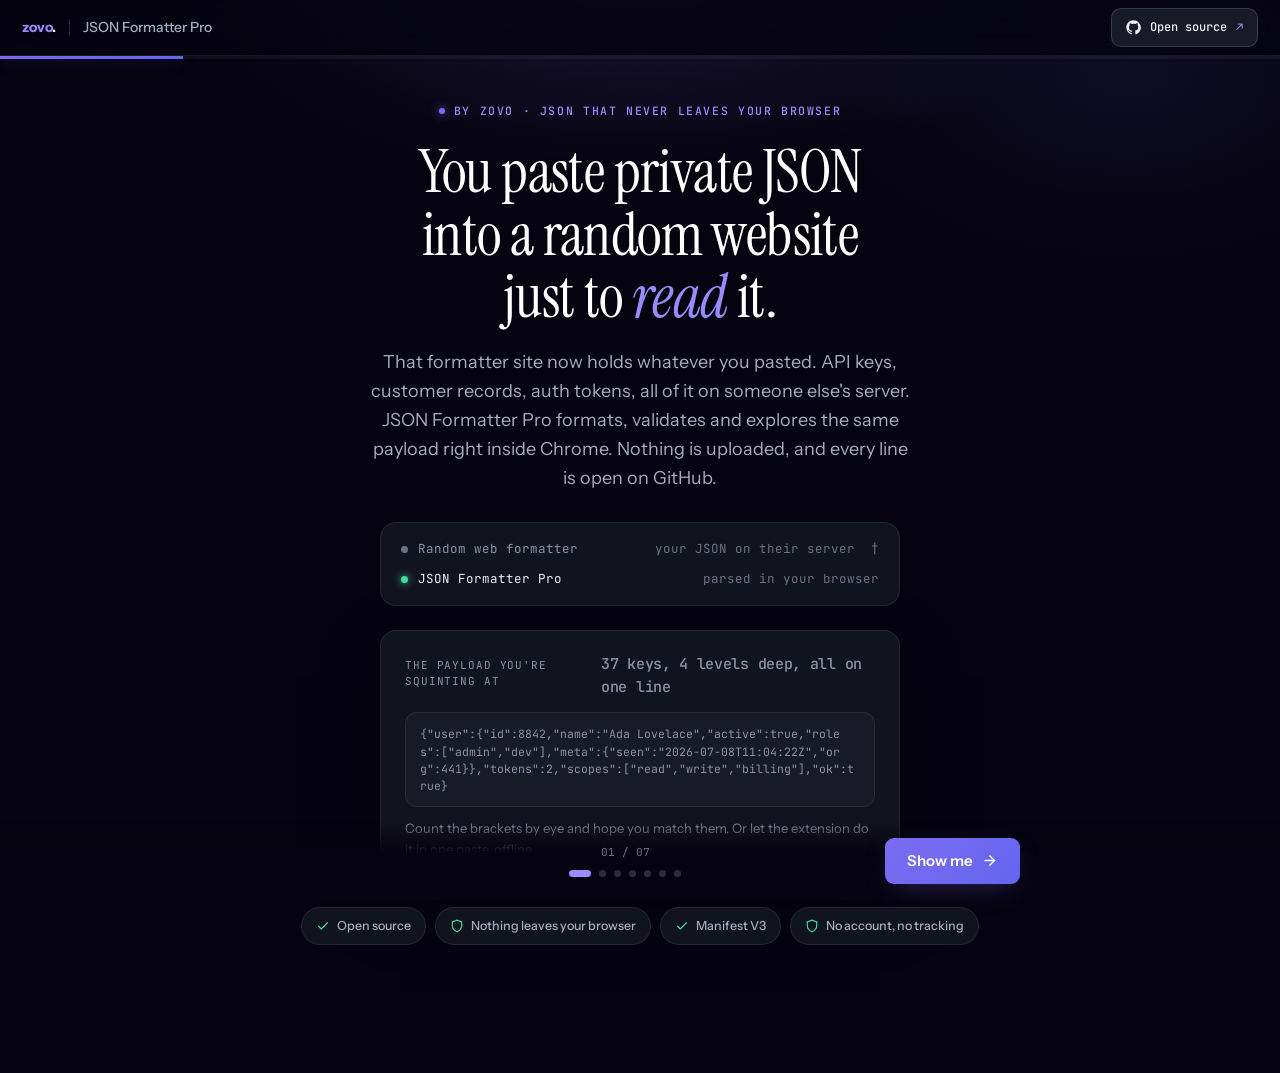
<file: zovo-onboarding-tsp/onboarding.html>
<!DOCTYPE html>
<html lang="en">
<head>
<meta charset="UTF-8">
<meta name="viewport" content="width=device-width, initial-scale=1.0">
<title>Welcome to JSON Formatter Pro</title>
<link rel="stylesheet" href="onboarding.css">
</head>
<body>
<div class="bg-fx"></div>
<div class="bg-grid"></div>

<!-- top nav -->
<nav class="topnav">
  <div class="brand">
    <span class="z"><b>zovo</b>.</span>
    <span class="sep"></span>
    <span class="prod">JSON Formatter Pro</span>
  </div>
  <a class="ghlink" href="https://github.com/theluckystrike" target="_blank" rel="noopener">
    <svg width="15" height="15" viewBox="0 0 24 24" fill="currentColor"><path d="M12 .5C5.7.5.5 5.7.5 12c0 5.1 3.3 9.4 7.9 10.9.6.1.8-.3.8-.6v-2c-3.2.7-3.9-1.4-3.9-1.4-.5-1.3-1.3-1.7-1.3-1.7-1.1-.7.1-.7.1-.7 1.2.1 1.8 1.2 1.8 1.2 1 1.8 2.8 1.3 3.5 1 .1-.8.4-1.3.7-1.6-2.6-.3-5.3-1.3-5.3-5.7 0-1.3.4-2.3 1.2-3.1-.1-.3-.5-1.5.1-3.1 0 0 1-.3 3.3 1.2a11 11 0 0 1 6 0C17.3 4.7 18.3 5 18.3 5c.6 1.6.2 2.8.1 3.1.8.8 1.2 1.8 1.2 3.1 0 4.4-2.7 5.4-5.3 5.7.4.4.8 1.1.8 2.2v3.3c0 .3.2.7.8.6 4.6-1.5 7.9-5.8 7.9-10.9C23.5 5.7 18.3.5 12 .5z"/></svg>
    Open source <span class="arr">↗</span>
  </a>
</nav>
<div class="progress"><div class="progress-fill" id="progressFill"></div></div>

<div class="stage" id="stage">

  <!-- ============ STEP 1 · THE HOOK ============ -->
  <section class="step active" data-step="1" data-next="Show me">
    <div class="center">
      <span class="kicker">by Zovo · JSON that never leaves your browser</span>
      <h1>You paste private JSON<br>into a random website<br>just to <span class="em">read</span> it.</h1>
      <p class="lede">That formatter site now holds whatever you pasted. API keys, customer records, auth tokens, all of it
        on someone else's server. JSON Formatter Pro formats, validates and explores the same payload right inside Chrome.
        Nothing is uploaded, and every line is open on GitHub.</p>

      <div class="timeline-card">
        <div class="tl dead"><span class="dot"></span> Random web formatter <span class="meta">your JSON on their server &nbsp;†</span></div>
        <div class="tl live"><span class="dot"></span> JSON Formatter Pro <span class="meta">parsed in your browser</span></div>
      </div>

      <div class="gauge" style="text-align:left">
        <div class="row">
          <span class="lbl">The payload you're squinting at</span>
          <span class="val" style="font-size:15px;color:var(--text-3);white-space:normal;line-height:1.5;font-weight:500">37 keys, 4 levels deep, all on one line</span>
        </div>
        <pre style="margin:0;font-family:'JetBrains Mono',monospace;font-size:11.5px;line-height:1.5;color:var(--text-3);white-space:pre-wrap;word-break:break-all;background:var(--surface-2);border:1px solid var(--border);border-radius:var(--r-md);padding:12px 14px">{"user":{"id":8842,"name":"Ada Lovelace","active":true,"roles":["admin","dev"],"meta":{"seen":"2026-07-08T11:04:22Z","org":441}},"tokens":2,"scopes":["read","write","billing"],"ok":true}</pre>
        <div class="sub">Count the brackets by eye and hope you match them. Or let the extension do it in one paste, offline.</div>
      </div>

      <div class="chips-row">
        <span class="chip-badge"><svg width="14" height="14" viewBox="0 0 24 24" fill="none" stroke="currentColor" stroke-width="2"><polyline points="20 6 9 17 4 12"/></svg>Open source</span>
        <span class="chip-badge"><svg width="14" height="14" viewBox="0 0 24 24" fill="none" stroke="currentColor" stroke-width="2"><path d="M12 22s8-4 8-10V5l-8-3-8 3v7c0 6 8 10 8 10z"/></svg>Nothing leaves your browser</span>
        <span class="chip-badge"><svg width="14" height="14" viewBox="0 0 24 24" fill="none" stroke="currentColor" stroke-width="2"><polyline points="20 6 9 17 4 12"/></svg>Manifest V3</span>
        <span class="chip-badge"><svg width="14" height="14" viewBox="0 0 24 24" fill="none" stroke="currentColor" stroke-width="2"><path d="M12 22s8-4 8-10V5l-8-3-8 3v7c0 6 8 10 8 10z"/></svg>No account, no tracking</span>
      </div>
    </div>
  </section>

  <!-- ============ STEP 2 · INSTANT WIN ============ -->
  <section class="step" data-step="2" data-next="Looks good, next">
    <div class="center">
      <span class="kicker">Watch it work · one paste</span>
      <h2>Readable in <span class="em">one paste</span>.</h2>
      <p class="lede">Paste your own messy JSON below, or format the sample. It parses right here on this page and
        comes back as a color coded, collapsible tree. Nothing is uploaded, so try it with a real payload.</p>

      <div class="demo">
        <div class="demo-head">
          <span class="demo-tag">Paste or edit, then format</span>
          <div class="demo-btns">
            <button class="dbtn ghost" id="demoResetBtn" type="button">Load sample</button>
            <button class="dbtn" id="demoFormatBtn" type="button">Format</button>
          </div>
        </div>
        <textarea id="demoInput" class="demo-input mono" spellcheck="false" autocomplete="off" aria-label="JSON to format"></textarea>
        <div class="demo-status" id="demoStatus" role="status" aria-live="polite"></div>
        <div class="demo-out mono" id="demoOutput" aria-label="Formatted output"></div>
      </div>
      <p class="demo-note">
        <svg width="15" height="15" viewBox="0 0 24 24" fill="none" stroke="currentColor" stroke-width="2"><path d="M12 22s8-4 8-10V5l-8-3-8 3v7c0 6 8 10 8 10z"/></svg>
        Parsed on this page with your browser's own JSON engine. It never touches a server, ours or anyone else's.
      </p>
    </div>
  </section>

  <!-- ============ STEP 3 · MAKE IT YOURS ============ -->
  <section class="step" data-step="3" data-next="Save and continue">
    <div class="center">
      <span class="kicker">30 seconds to set it up</span>
      <h2>Make it <span class="em">yours</span>.</h2>
      <p class="lede">Sensible defaults are already on. Change what you like, it takes a few seconds.</p>

      <div class="setup">
        <div class="opt">
          <label class="opt-lbl">Indent size</label>
          <div class="chips" id="indentChips">
            <label class="chip"><input type="radio" name="indent" value="2" checked><span>2 spaces</span></label>
            <label class="chip"><input type="radio" name="indent" value="4"><span>4 spaces</span></label>
            <label class="chip"><input type="radio" name="indent" value="8"><span>8 spaces</span></label>
            <label class="chip"><input type="radio" name="indent" value="tab"><span>Tabs</span></label>
          </div>
        </div>
        <div class="opt tgls">
          <div class="tgl-row"><span>Auto-format raw JSON pages when I open them</span>
            <label class="tgl"><input type="checkbox" id="setAutoFormat"><span class="tgl-s"></span></label></div>
          <div class="tgl-row"><span>Sort object keys alphabetically</span>
            <label class="tgl"><input type="checkbox" id="setSortKeys"><span class="tgl-s"></span></label></div>
          <div class="tgl-row"><span>Dark editor theme</span>
            <label class="tgl"><input type="checkbox" id="setTheme" checked><span class="tgl-s"></span></label></div>
        </div>
      </div>

      <div class="perm-note">
        <svg width="16" height="16" viewBox="0 0 24 24" fill="none" stroke="currentColor" stroke-width="2"><path d="M12 22s8-4 8-10V5l-8-3-8 3v7c0 6 8 10 8 10z"/></svg>
        <div><span class="pn-ttl">Why it needs access</span>It runs on the pages you open so it can spot a raw JSON
          response and format it in place. It reads or writes the clipboard only when you copy formatted output. Nothing
          gets uploaded, and there's no account to sign into.</div>
      </div>
    </div>
  </section>

  <!-- ============ STEP 4 · A YEAR IN THE MAKING (legitimacy + proof) ============ -->
  <section class="step" data-step="4" data-next="See who built it">
    <div class="center">
      <span class="kicker">Not a weekend project</span>
      <h2>A year in the <span class="em">making</span>.</h2>
      <p class="lede">Roughly a year of full-time work by one senior engineer. Built in the open, tested against the messy
        JSON that trips up quick web formatters, and shipped so your data stays local. It's a real product, not a hobby.</p>

      <div class="proof-grid">
        <div class="proof-card"><div class="pv accent">~1 yr</div><div class="pl">full-time development</div></div>
        <div class="proof-card"><div class="pv">Free</div><div class="pl">core stays free, no account</div></div>
        <div class="proof-card"><div class="pv mint">MV3</div><div class="pl">modern, sandboxed, no remote code</div></div>
        <div class="proof-card"><div class="pv accent">100%</div><div class="pl">open source on GitHub (MIT)</div></div>
        <div class="proof-card"><div class="pv">30-day</div><div class="pl">money-back on Pro, no questions</div></div>
        <div class="proof-card"><div class="pv mint">0</div><div class="pl">bytes sent, nothing sold, ever</div></div>
      </div>

      <div class="works-note">
        It also does the quiet things right. Raw .json pages get formatted and colored the moment you open them, the tree
        view lets you search a five thousand line payload by key or value, and every parse happens inside the extension so
        a customer record or an API key never touches a server. It's tested against each Chrome release, so it keeps
        working when a bookmarked web formatter goes down or quietly changes hands.
      </div>
    </div>
  </section>

  <!-- ============ STEP 5 · BUILT BY SOMEONE YOU CAN REACH ============ -->
  <section class="step" data-step="5" data-next="See what Pro includes">
    <div class="center">
      <span class="kicker">A person, not a faceless site</span>
      <h2>Built by someone you can <span class="em">actually reach</span>.</h2>
      <p class="lede">Most JSON tools are an anonymous web page you hope stays up and stays honest with your data. This one
        has a name, an inbox, and a year of work staked on it. The name is Michael Lip, founder of Zovo.</p>

      <div class="receipts">
        <span class="receipt"><svg width="12" height="12" viewBox="0 0 24 24" fill="none" stroke="currentColor" stroke-width="2.4"><polyline points="20 6 9 17 4 12"/></svg>Every line on GitHub, MIT licensed</span>
        <span class="receipt"><svg width="12" height="12" viewBox="0 0 24 24" fill="none" stroke="currentColor" stroke-width="2.4"><polyline points="20 6 9 17 4 12"/></svg>Part of the Zovo toolkit</span>
        <span class="receipt"><svg width="12" height="12" viewBox="0 0 24 24" fill="none" stroke="currentColor" stroke-width="2.4"><polyline points="20 6 9 17 4 12"/></svg>Support comes from the developer, not a form</span>
      </div>

      <div class="reach-cards">
        <div class="reach-card">
          <div class="ic"><svg width="18" height="18" viewBox="0 0 24 24" fill="none" stroke="currentColor" stroke-width="2"><path d="M4 4h16v16H4z" fill="none"/><path d="M22 6l-10 7L2 6"/></svg></div>
          <div class="bd"><span class="ttl">Email the person who wrote the code</span><span>A Chrome update trips up the parser, or a weird payload won't format? You don't file a ticket into a void. You reach Michael directly at <a href="mailto:support@zovo.one">support@zovo.one</a>, and bugs get read and fixed fast, often the same week.</span></div>
        </div>
        <div class="reach-card">
          <div class="ic"><svg width="18" height="18" viewBox="0 0 24 24" fill="none" stroke="currentColor" stroke-width="2"><path d="M12 2l3 6.3 6.9 1-5 4.9 1.2 6.8L12 17.8 5.9 21l1.2-6.8-5-4.9 6.9-1z"/></svg></div>
          <div class="bd"><span class="ttl">You shape the roadmap</span><span>Want JSON5, a JSONPath filter, or a different export? Tell him and it can land in the next build. Pro members' requests jump the queue by design, so you're steering a tool that improves every month instead of using a frozen web page.</span></div>
        </div>
        <div class="reach-card">
          <div class="ic"><svg width="18" height="18" viewBox="0 0 24 24" fill="none" stroke="currentColor" stroke-width="2"><path d="M12 22s8-4 8-10V5l-8-3-8 3v7c0 6 8 10 8 10z"/></svg></div>
          <div class="bd"><span class="ttl">Good for both of us, long term</span><span>Paying keeps a named developer full-time on the tool you rely on, so it never becomes another abandoned extension for sale. You get software that keeps getting better. He gets to keep making it.</span></div>
        </div>
      </div>
    </div>
  </section>

  <!-- ============ STEP 6 · FOUNDER + PRICING ============ -->
  <section class="step" data-step="6">
    <div class="center">
      <span class="kicker">Zovo Pro · built by one accountable developer</span>
      <h2>The whole JSON toolkit. <span class="em">Local.</span></h2>
      <p class="lede">Free formats, validates and explores every payload. Pro adds the conversions, schema checks and diffs
        you'd otherwise open three more websites for, still without a byte leaving your browser.</p>

      <div class="founder">
        <img class="pic" src="assets/michael-lip.png" alt="Michael Lip">
        <div class="body">
          <div class="nm">Michael Lip
            <svg class="verified" width="16" height="16" viewBox="0 0 24 24" fill="currentColor"><path d="M12 2l2.4 1.8 3-.2 1 2.8 2.6 1.4-.6 2.9 1.4 2.6-2 2.2.2 3-2.8.9-1.4 2.6-2.9-.7-2.5 1.6-2.5-1.6-2.9.7L6.9 21l-2.8-.9.2-3-2-2.2 1.4-2.6-.6-2.9L5.7 6l1-2.8 3 .2z"/><path d="M10.5 13.5l-2-2L7 13l3.5 3.5L17 10l-1.5-1.5z" fill="#05030f"/></svg>
            <span class="role">· founder, Zovo</span>
          </div>
          <p class="cred">Solo developer building the Zovo toolkit. Every line of this extension is on GitHub, and support
            comes straight from me. No support queue, no outsourced inbox.</p>
          <div class="socials">
            <a href="https://github.com/theluckystrike" target="_blank" rel="noopener">theluckystrike</a>
            <a href="https://x.com/_alphashark_" target="_blank" rel="noopener">@_alphashark_</a>
            <a href="mailto:support@zovo.one">Email me</a>
          </div>
        </div>
      </div>

      <div class="pricing">
        <div class="pcard">
          <div class="seg" id="planSeg">
            <button data-plan="monthly" class="on">Monthly</button>
            <button data-plan="lifetime">Lifetime <span class="flag">best value</span></button>
          </div>
          <div class="price" id="priceRow">
            <span class="amt" id="priceAmt">$4.99</span><span class="per" id="pricePer">/ month</span>
          </div>
          <div class="price-sub" id="priceSub">7-day free trial, no card to start</div>

          <div class="pfeat">
            <div class="pf"><div class="ic"><svg width="16" height="16" viewBox="0 0 24 24" fill="none" stroke="currentColor" stroke-width="2"><path d="M4 7h16M4 12h10M4 17h7"/><polyline points="17 14 20 17 17 20"/></svg></div><div class="tx"><span class="ttl">YAML and CSV export</span><span>Turn any payload into YAML or a spreadsheet-ready CSV in one click.</span></div></div>
            <div class="pf"><div class="ic"><svg width="16" height="16" viewBox="0 0 24 24" fill="none" stroke="currentColor" stroke-width="2"><path d="M12 22s8-4 8-10V5l-8-3-8 3v7c0 6 8 10 8 10z"/><polyline points="9 12 11 14 15 10"/></svg></div><div class="tx"><span class="ttl">Schema validation</span><span>Check JSON against a schema and catch a bad field before it ships.</span></div></div>
            <div class="pf"><div class="ic"><svg width="16" height="16" viewBox="0 0 24 24" fill="none" stroke="currentColor" stroke-width="2"><circle cx="6" cy="6" r="3"/><circle cx="6" cy="18" r="3"/><path d="M18 9a9 9 0 0 1-9 9"/><line x1="18" y1="5" x2="18" y2="9"/></svg></div><div class="tx"><span class="ttl">Diff and compare</span><span>Drop two objects side by side and see exactly what changed.</span></div></div>
            <div class="pf"><div class="ic"><svg width="16" height="16" viewBox="0 0 24 24" fill="none" stroke="currentColor" stroke-width="2"><circle cx="12" cy="12" r="9"/><polyline points="12 7 12 12 15 15"/></svg></div><div class="tx"><span class="ttl">Unlimited history and snippets</span><span>Every payload you format stays saved and searchable, not just the last few.</span></div></div>
          </div>

          <div class="reassure-row">
            <span><svg width="13" height="13" viewBox="0 0 24 24" fill="none" stroke="currentColor" stroke-width="2.4"><polyline points="20 6 9 17 4 12"/></svg><span id="reassure1">No card to start</span></span>
            <span><svg width="13" height="13" viewBox="0 0 24 24" fill="none" stroke="currentColor" stroke-width="2.4"><polyline points="20 6 9 17 4 12"/></svg>Cancel anytime</span>
            <span><svg width="13" height="13" viewBox="0 0 24 24" fill="none" stroke="currentColor" stroke-width="2.4"><polyline points="20 6 9 17 4 12"/></svg>30-day money-back</span>
          </div>
        </div>
      </div>

      <div class="activate">
        <button class="act-toggle" id="actToggle" type="button" aria-expanded="false" aria-controls="actPanel">Already paid? Enter your key</button>
        <div class="act-panel" id="actPanel" hidden>
          <div class="act-row">
            <input id="licKey" class="act-input mono" type="text" autocomplete="off" spellcheck="false" placeholder="ZOVO-XXXX-XXXX-XXXX-XXXX" aria-label="License key">
            <button class="act-btn" id="actBtn" type="button">Activate</button>
          </div>
          <p class="act-status" id="actStatus" role="status" aria-live="polite"></p>
        </div>
      </div>

      <button class="skip-link" id="skipPro" type="button">Maybe later, keep the free version</button>

      <div class="faq" id="faq">
        <div class="faq-item"><button class="faq-q">Does my JSON ever leave my browser?<span class="pm">+</span></button>
          <div class="faq-a"><p>No. Every payload is parsed locally by the extension. There are no analytics, no servers, and nothing to upload. That's the whole reason it exists.</p></div></div>
        <div class="faq-item"><button class="faq-q">What happens when the trial ends?<span class="pm">+</span></button>
          <div class="faq-a"><p>Nothing you rely on disappears. Formatting, validating and the tree view stay free forever, and Pro just keeps YAML and CSV export, schema validation, diff, and unlimited history switched on.</p></div></div>
        <div class="faq-item"><button class="faq-q">Can I cancel?<span class="pm">+</span></button>
          <div class="faq-a"><p>Anytime, in one click. Lifetime is a single $99 with a 30-day money-back guarantee, so there's no risk in trying it.</p></div></div>
      </div>

      <div class="social-proof">Free core stays free. Pro is one payment, backed by a 30-day money-back guarantee, and one license opens every Zovo tool.</div>
    </div>
  </section>

  <!-- ============ STEP 7 · ALL SET + FOUNDER SIGN-OFF ============ -->
  <section class="step" data-step="7" data-next="Start formatting">
    <div class="center">
      <div class="done-ic"><svg width="42" height="42" viewBox="0 0 24 24" fill="none" stroke="currentColor" stroke-width="2.2"><path d="M22 11.08V12a10 10 0 1 1-5.93-9.14"/><polyline points="22 4 12 14.01 9 11.01"/></svg></div>
      <span class="kicker mint">Ready when you are</span>
      <h2>You're all set.</h2>
      <p class="lede">JSON Formatter Pro is installed and waiting in your toolbar. Paste a payload, open a .json page,
        or right-click any selected JSON, and it formats in place without sending a thing.</p>

      <div class="pin">
        <svg width="16" height="16" viewBox="0 0 24 24" fill="none" stroke="currentColor" stroke-width="2"><path d="M12 17v5"/><path d="M9 10.76a2 2 0 0 1-1.11 1.79l-1.78.9A2 2 0 0 0 5 15.24V16a1 1 0 0 0 1 1h12a1 1 0 0 0 1-1v-.76a2 2 0 0 0-1.11-1.79l-1.78-.9A2 2 0 0 1 15 10.76V7a1 1 0 0 1 1-1 2 2 0 0 0 0-4H8a2 2 0 0 0 0 4 1 1 0 0 1 1 1z"/></svg>
        Tip. Click the puzzle icon in Chrome's toolbar and pin JSON Formatter Pro so it's one click away.
      </div>

      <div class="sc-title">Handy shortcuts</div>
      <div class="shortcuts">
        <div class="sc"><span class="keys"><kbd>Ctrl</kbd><kbd>⇧</kbd><kbd>F</kbd></span>Format the JSON in the popup</div>
        <div class="sc"><span class="keys"><kbd>⌘</kbd><kbd>⇧</kbd><kbd>F</kbd></span>Format on macOS</div>
        <div class="sc"><span class="keys"><kbd>Tab</kbd></span>Insert an indent in the editor</div>
        <div class="sc"><span class="keys"><kbd>right-click</kbd></span>Format, validate or minify a selection</div>
      </div>

      <div class="toolkit">
        <div class="toolkit-head"><span class="t">Part of the Zovo toolkit</span>
          <a href="https://www.zovo.one" target="_blank" rel="noopener">All extensions ↗</a></div>
        <div class="tk-item"><div><div class="tn">BeLikeNative</div><div class="td">Rewrite any text, on any site</div></div><span class="meta">↗</span></div>
        <div class="tk-item"><div><div class="tn">Join Zovo · shape the roadmap</div><div class="td">Vote on what gets built next, and members get every extension</div></div><span class="meta">↗</span></div>
      </div>

      <!-- founder sign-off -->
      <div class="signoff">
        <div class="signoff-head">
          <img class="pic" src="assets/michael-lip.png" alt="Michael Lip">
          <div class="who">
            <div class="nm">Michael Lip
              <svg class="verified" width="15" height="15" viewBox="0 0 24 24" fill="currentColor"><path d="M12 2l2.4 1.8 3-.2 1 2.8 2.6 1.4-.6 2.9 1.4 2.6-2 2.2.2 3-2.8.9-1.4 2.6-2.9-.7-2.5 1.6-2.5-1.6-2.9.7L6.9 21l-2.8-.9.2-3-2-2.2 1.4-2.6-.6-2.9L5.7 6l1-2.8 3 .2z"/><path d="M10.5 13.5l-2-2L7 13l3.5 3.5L17 10l-1.5-1.5z" fill="#05030f"/></svg>
            </div>
            <div class="role">a note from the person who built this</div>
          </div>
        </div>
        <p>I built this because I kept catching myself doing the risky thing. Pasting a live API response into whatever
          formatter ranked first on Google, just to read it. That payload had tokens and customer data in it, and it went
          straight to a stranger's server. So I made the version I'd trust on my own machine. It parses everything
          locally, sends nothing, and every line sits on GitHub where you can read it yourself.</p>
        <p>If a Chrome update breaks something, or you wish it did one more thing, tell me. Every bug and request is read
          and fixed by the same person who wrote the code. That's the deal. You use it, I keep making it better.</p>
        <div class="sig">Michael</div>
        <div class="reach">
          <a href="mailto:support@zovo.one">support@zovo.one</a>
          <a href="https://github.com/theluckystrike" target="_blank" rel="noopener">github.com/theluckystrike</a>
          <a href="https://x.com/_alphashark_" target="_blank" rel="noopener">@_alphashark_</a>
        </div>
        <p class="ps">P.S. Lifetime is $99 once and it opens every Zovo tool I ever ship, not just this one. Whichever you
          pick, thank you for trusting a real developer over a faceless site. Now go paste that payload the safe way.</p>
      </div>
    </div>
  </section>
</div>

<!-- bottom nav -->
<div class="navbar">
  <div class="navbar-in">
    <button class="nbtn back" id="backBtn" hidden>
      <svg width="17" height="17" viewBox="0 0 24 24" fill="none" stroke="currentColor" stroke-width="2"><line x1="19" y1="12" x2="5" y2="12"/><polyline points="12 19 5 12 12 5"/></svg>Back
    </button>
    <div class="indicator">
      <span class="counter" id="counter">01 / 07</span>
      <div class="dots" id="dots">
        <button class="dot active" data-step="1" aria-label="Step 1"></button>
        <button class="dot" data-step="2" aria-label="Step 2"></button>
        <button class="dot" data-step="3" aria-label="Step 3"></button>
        <button class="dot" data-step="4" aria-label="Step 4"></button>
        <button class="dot" data-step="5" aria-label="Step 5"></button>
        <button class="dot" data-step="6" aria-label="Step 6"></button>
        <button class="dot" data-step="7" aria-label="Step 7"></button>
      </div>
    </div>
    <button class="nbtn next" id="nextBtn">
      <span id="nextLabel">Show me</span>
      <svg width="17" height="17" viewBox="0 0 24 24" fill="none" stroke="currentColor" stroke-width="2"><line x1="5" y1="12" x2="19" y2="12"/><polyline points="12 5 19 12 12 19"/></svg>
    </button>
  </div>
</div>

<script src="onboarding.js"></script>
</body>
</html>
</file>
<file: membership/membership.css>
/* Production adaptation of the founder preview: blue ink, warm paper, real portrait. */
:root{color-scheme:light;--ink:#192c47;--body:#465366;--blue:#234ed6;--line:#d7deea;--paper:#fffdf8}*{box-sizing:border-box}body{margin:0;background:#eeeae3;background:linear-gradient(115deg,#e8e4dc,#f5f2eb 55%,#e9eef8);color:var(--ink);font:16px/1.65 -apple-system,BlinkMacSystemFont,"Segoe UI",sans-serif;-webkit-font-smoothing:antialiased}a{color:#234ed6;text-underline-offset:4px}button{font:inherit;cursor:pointer}a,button{touch-action:manipulation}a:focus-visible,button:focus-visible,summary:focus-visible{outline:3px solid var(--blue);outline-offset:4px}[hidden]{display:none!important}h1,h2,p{margin:0}.wrap{max-width:1190px;margin:auto;padding:0 28px}header{display:flex;align-items:center;justify-content:space-between;gap:20px;padding:24px 0}.brand{display:flex;align-items:center;gap:10px;color:var(--ink);font-size:32px;letter-spacing:-2px;font-weight:800;text-decoration:none}.mark{display:grid;place-items:center;background:var(--ink);color:white;border-radius:9px;transform:rotate(-5deg);width:35px;height:35px;font-size:27px}.product-label{font-size:13px;padding:7px 12px;border:1px solid #cbd3de;border-radius:24px;background:var(--paper);color:#334561;max-width:65%;overflow-wrap:anywhere}.page{background:var(--paper);border:1px solid var(--line);border-top:4px solid var(--blue);border-radius:5px 5px 20px 20px;overflow:hidden;box-shadow:0 24px 80px #192c4710;margin-bottom:32px}.notice{background:#edf1fb;border-bottom:1px solid var(--line);display:flex;justify-content:space-between;align-items:center;gap:15px;padding:8px 32px;font-size:13px;color:#354968}.close{border:0;background:transparent;color:#334561;width:44px;height:44px;font-size:26px;border-radius:50%;flex-shrink:0}.close:hover{background:#dce4f5}.layout{padding:38px;display:grid;grid-template-columns:minmax(0,1.15fr) minmax(0,.85fr);gap:44px;align-items:start}.maker{display:flex;align-items:center;gap:13px;margin-bottom:28px}.maker img{border-radius:50%;object-fit:cover;border:2px solid white;box-shadow:0 0 0 1px var(--line);flex-shrink:0}.maker strong,.maker span{display:block;font-size:13px}.maker span{font-size:12px;color:#596579;margin-top:3px}.eyebrow{text-transform:uppercase;font:600 11px/1.6 ui-monospace,SFMono-Regular,Consolas,monospace;letter-spacing:1.2px;color:#3554a0;margin-bottom:13px}h1{font:52px/1.07 Georgia,serif;letter-spacing:-1.7px;overflow-wrap:anywhere;margin-bottom:22px}.lead{font-size:16px;color:var(--body);line-height:1.8;margin-bottom:17px}.offer-jump{display:inline-flex;align-items:center;min-height:44px;font-size:14px;font-weight:600}.purchase{background:#f0f3fc;border:1px solid #c9d4ec;border-radius:14px;padding:26px;box-shadow:0 9px 0 -5px #dfe6f4;scroll-margin-top:20px}.purchase h2{font:30px/1.2 Georgia,serif;letter-spacing:-.7px;margin-bottom:16px}.purchase p,.purchase li{font-size:14px;color:#4c5c74}.purchase ul{padding-left:20px;margin:18px 0}.purchase li{padding-left:3px;margin-bottom:10px}.cta{display:flex;align-items:center;justify-content:space-between;gap:12px;background:var(--blue);color:white;border:1px solid var(--blue);border-radius:9px;padding:14px 16px;min-height:52px;font-size:15px;font-weight:600;text-decoration:none}.cta:hover{background:#173cb6}.purchase .next{font-size:12px;text-align:center;margin:12px 0}.purchase .scope{border-top:1px solid #d0d9eb;padding-top:14px;margin-top:16px;font-size:13px}.later{background:transparent;border:0;color:#405779;padding:10px 0;min-height:44px;font-size:13px;text-align:left;overflow-wrap:anywhere}.later:hover{text-decoration:underline}.purchase .later{width:100%;text-align:center;margin-top:5px}.work-proof{margin:0 38px;padding:28px 0;border-top:1px solid #cfd6e2;border-bottom:1px solid #cfd6e2;display:grid;grid-template-columns:1.3fr 1fr 1fr;gap:24px;align-items:center}.work-proof h2{font:27px/1.2 Georgia,serif;margin-bottom:8px}.work-proof p:not(.eyebrow){font-size:13px;color:#53627a}.work-proof a{font-size:14px;color:#243f72;min-height:44px;display:flex;align-items:center;justify-content:space-between;gap:10px;border-left:1px solid #d8dfe9;padding-left:20px}.section-line{display:grid;grid-template-columns:minmax(0,1.15fr) minmax(0,.85fr);padding:36px 38px;gap:44px}.founder h2{font:34px/1.2 Georgia,serif;letter-spacing:-.9px;margin-bottom:17px}.founder p:not(.eyebrow){font-size:15px;line-height:1.8;color:var(--body);margin-bottom:14px}.signature{display:flex;align-items:center;gap:16px;margin-top:23px}.signature img{border-radius:12px;object-fit:cover}.signature strong,.signature span{display:block}.signature span,.signature a{font-size:13px;color:#53627a}.faq h2{font-size:18px;margin-bottom:14px}details{border-top:1px solid #d9dfe8;padding:10px 0}.faq details:last-child{border-bottom:1px solid #d9dfe8}summary{font-size:14px;min-height:44px;align-content:center;font-weight:600;cursor:pointer;color:#354d74}details p,details>a{font-size:14px;color:var(--body);margin-top:8px}details a{color:#234ed6}footer{display:flex;align-items:center;justify-content:space-between;gap:18px;padding:15px 38px;background:#f1f3f8;border-top:1px solid var(--line);font-size:13px}.closed{text-align:center;padding:70px 20px}.closed p{color:var(--body)}
@media(max-width:850px){.layout,.section-line{grid-template-columns:1fr;gap:26px}.work-proof{grid-template-columns:1fr 1fr}.work-proof>div{grid-column:1/-1}.work-proof a{padding-left:0;border-left:0}h1{font-size:46px}}
@media(max-width:550px){.wrap{padding:0 12px}header{padding:16px 6px}.brand{font-size:28px}.product-label{font-size:11px;padding:6px 9px}.notice{padding:7px 20px;font-size:12px}.layout{padding:25px 20px;gap:24px}.maker{gap:10px;margin-bottom:24px}.maker img{width:52px;height:52px}.maker strong,.maker span{font-size:12px}.eyebrow{font-size:10px}h1{font-size:39px;letter-spacing:-1.3px}.lead{font-size:15px;line-height:1.75}.purchase{padding:21px}.purchase h2{font-size:28px}.cta{font-size:14px}.work-proof{margin:0 20px;grid-template-columns:1fr;gap:12px}.work-proof>div{grid-column:auto}.section-line{padding:28px 20px}.founder h2{font-size:31px}footer{padding:14px 20px;flex-wrap:wrap}.closed h1{font-size:34px}}

.product-comparison{margin:30px 32px;padding:26px 0;border-top:1px solid #cad4e2}.product-comparison h2{font-family:Georgia,serif;font-size:30px;line-height:1.1;color:#172b45}.product-comparison p{line-height:1.65}.product-comparison table{width:100%;border-collapse:collapse;font-size:14px;color:#263c59}.product-comparison caption{text-align:left;font-weight:700;margin:16px 0}.product-comparison th,.product-comparison td{text-align:left;padding:12px 8px;border-bottom:1px solid #cad4e2;vertical-align:top}.product-comparison thead{background:#edf1fc}.product-comparison tbody th{width:36%}@media(max-width:500px){.product-comparison{margin:24px 18px}.product-comparison th,.product-comparison td{padding:10px 5px;font-size:12px}}
</file>
<file: zovo-whats-new/style.css>
/* Zovo what's new page, kit v2 (sprint 1030). No remote fonts, no remote images. */
:root {
  color-scheme: light dark;
  --bg: #f6f3ee;
  --surface: #ffffff;
  --quiet: #efebe4;
  --ink: #1d1b18;
  --muted: #59534b;
  --line: #e2dbcf;
  --btn-line: #1d1b18;
  --btn-hover: #f1ece4;
  --link: #1b5c8f;
  --focus: #1b5c8f;
  --tag-fixed: #8a3b12;
  --tag-new: #1d6b3a;
  --tag-improved: #1b5c8f;
  --shadow: 0 1px 2px rgba(40, 30, 15, 0.04), 0 6px 20px rgba(40, 30, 15, 0.05);
  --sans: -apple-system, BlinkMacSystemFont, "Segoe UI", Roboto, "Helvetica Neue", Arial, sans-serif;
  --serif: "Iowan Old Style", "Charter", "Palatino Linotype", Palatino, Georgia, "Times New Roman", serif;
}

@media (prefers-color-scheme: dark) {
  :root {
    --bg: #141312;
    --surface: #1d1c1a;
    --quiet: #191817;
    --ink: #f2eee8;
    --muted: #b5aea4;
    --line: #34312d;
    --btn-line: #d9d3ca;
    --btn-hover: #2a2825;
    --link: #8cc4f2;
    --focus: #8cc4f2;
    --tag-fixed: #f2a77c;
    --tag-new: #86d39f;
    --tag-improved: #8cc4f2;
    --shadow: 0 1px 2px rgba(0, 0, 0, 0.3), 0 6px 20px rgba(0, 0, 0, 0.22);
  }
}

*, *::before, *::after { box-sizing: border-box; }
html { -webkit-text-size-adjust: 100%; text-size-adjust: 100%; }

body {
  margin: 0;
  background: var(--bg);
  color: var(--ink);
  font-family: var(--sans);
  font-size: 16px;
  line-height: 1.6;
  overflow-wrap: break-word;
  -webkit-font-smoothing: antialiased;
}

a { color: var(--link); }
:focus-visible { outline: 2px solid var(--focus); outline-offset: 2px; border-radius: 4px; }

.page {
  width: 100%;
  max-width: 720px;
  margin: 0 auto;
  padding: 32px 16px 40px;
}

.preview-bar {
  margin: 0;
  padding: 8px 16px;
  background: var(--quiet);
  border-bottom: 1px solid var(--line);
  color: var(--muted);
  font-size: 13px;
  text-align: center;
}
.preview-bar a { margin-left: 8px; }

/* 1. Header */
.masthead { display: flex; align-items: center; gap: 16px; margin-bottom: 32px; }
.app-icon { flex: none; width: 56px; height: 56px; border-radius: 14px; object-fit: contain; }
.masthead-text { min-width: 0; }
.title {
  margin: 0;
  font-family: var(--serif);
  font-size: clamp(26px, 5.5vw, 36px);
  font-weight: 600;
  line-height: 1.15;
  letter-spacing: -0.01em;
  overflow-wrap: anywhere;
}
.byline { margin: 6px 0 0; color: var(--muted); font-size: 14px; display: flex; flex-wrap: wrap; align-items: center; gap: 8px; }
.why-open { margin: 6px 0 0; color: var(--muted); font-size: 13px; }
.pill {
  display: inline-block;
  padding: 1px 10px;
  border: 1px solid var(--line);
  border-radius: 999px;
  background: var(--surface);
  color: var(--muted);
  font-size: 13px;
}

/* Shared block */
.block {
  margin: 0 0 24px;
  padding: 24px;
  background: var(--surface);
  border: 1px solid var(--line);
  border-radius: 16px;
  box-shadow: var(--shadow);
}
.block-title {
  margin: 0 0 14px;
  font-family: var(--serif);
  font-size: 22px;
  font-weight: 600;
  line-height: 1.25;
}
.hint { margin: 12px 0 0; color: var(--muted); font-size: 14px; }

/* 2. What changed */
.change-list { list-style: none; margin: 0; padding: 0; }
.change-list li { display: flex; gap: 12px; align-items: baseline; padding: 8px 0; border-top: 1px solid var(--line); }
.change-list li:first-child { border-top: 0; padding-top: 0; }
.tag {
  flex: none;
  min-width: 76px;
  font-size: 12px;
  font-weight: 700;
  letter-spacing: 0.04em;
  text-transform: uppercase;
}
.tag-fixed { color: var(--tag-fixed); }
.tag-new { color: var(--tag-new); }
.tag-improved { color: var(--tag-improved); }
.changed-by { margin: 14px 0 0; color: var(--muted); font-size: 14px; }

/* 3. Note */
.note { display: flex; gap: 16px; align-items: flex-start; margin: 32px 0; padding: 0 8px; }
.portrait { flex: none; width: 64px; height: 64px; border-radius: 50%; object-fit: cover; border: 1px solid var(--line); }
.note-text { margin: 0; font-family: var(--serif); font-size: clamp(18px, 2.4vw, 20px); line-height: 1.5; }
.note-sig { margin: 6px 0 0; color: var(--muted); font-size: 14px; }

/* 4. Review card. Two buttons with the same size, style and weight. */
.review-ask { margin: 0 0 18px; font-size: 17px; }
.pair { display: grid; grid-template-columns: 1fr 1fr; gap: 12px; }
.btn {
  display: inline-flex;
  align-items: center;
  justify-content: center;
  min-height: 44px;
  padding: 10px 16px;
  border: 1.5px solid var(--btn-line);
  border-radius: 10px;
  background: var(--surface);
  color: var(--ink);
  font: 600 15px/1.3 var(--sans);
  text-align: center;
  text-decoration: none;
  cursor: pointer;
}
.btn:hover { background: var(--btn-hover); }
.btn-quiet { border-color: var(--line); font-weight: 500; }

/* 5. Value */
.stats { list-style: none; margin: 0; padding: 0; display: grid; grid-template-columns: repeat(auto-fit, minmax(180px, 1fr)); gap: 12px; }
.stats li { padding: 14px 16px; border: 1px solid var(--line); border-radius: 12px; }
.stat-n { display: block; font-family: var(--serif); font-size: 28px; font-weight: 600; line-height: 1.2; }
.stat-l { display: block; color: var(--muted); font-size: 14px; }
.tips { margin: 0; padding-left: 22px; }
.tips li { margin: 0 0 10px; }
.tips li:last-child { margin-bottom: 0; }

/* Space between the review card and the share card. page.js sets its height. */
.break { display: flex; align-items: center; justify-content: center; min-height: 32px; }
.break-line { width: 64px; height: 1px; background: var(--line); }

/* 6. Share card. Quieter than the review card. No shadow, no strong button. */
.share {
  margin: 0 0 24px;
  padding: 24px;
  background: var(--quiet);
  border: 1px dashed var(--line);
  border-radius: 16px;
  font-size: 15px;
}
.share-kicker { margin: 0 0 4px; color: var(--muted); font-size: 13px; letter-spacing: 0.04em; text-transform: uppercase; }
.share-title { margin: 0 0 12px; font-family: var(--serif); font-size: 20px; font-weight: 600; line-height: 1.3; }
.share-text { margin: 0 0 12px; }
.steps { margin: 0 0 12px; padding-left: 22px; }
.steps li { margin: 0 0 6px; }
.share-rule { margin: 0 0 16px; color: var(--muted); }
.share-actions { margin: 0 0 12px; }
.terms summary { cursor: pointer; color: var(--muted); font-size: 14px; }
.terms ul { margin: 10px 0 0; padding-left: 20px; color: var(--muted); font-size: 14px; }
.terms li { margin: 0 0 6px; }

/* 7. FAQ */
.faq details { border-top: 1px solid var(--line); padding: 10px 0; }
.faq details:first-of-type { border-top: 0; padding-top: 0; }
.faq summary { cursor: pointer; font-weight: 600; }
.faq details p { margin: 8px 0 0; color: var(--muted); }

/* 8. Footer */
.footer { display: flex; flex-wrap: wrap; align-items: center; justify-content: space-between; gap: 12px; margin-top: 8px; padding: 8px 8px 0; }
.optout { display: inline-flex; align-items: center; gap: 8px; color: var(--muted); font-size: 14px; cursor: pointer; }
.optout input { width: 18px; height: 18px; margin: 0; accent-color: var(--link); }
.optout-saved { flex-basis: 100%; order: 3; margin: 0; color: var(--muted); font-size: 13px; }
.closed { margin: 30vh auto 0; max-width: 30em; padding: 0 16px; color: var(--muted); text-align: center; }

.sr-only { position: absolute; width: 1px; height: 1px; overflow: hidden; clip: rect(0 0 0 0); white-space: nowrap; }

@media (max-width: 480px) {
  .page { padding-top: 20px; }
  .block, .share { padding: 18px 16px; border-radius: 14px; }
  .pair { grid-template-columns: 1fr; }
  .note { padding: 0; }
  .change-list li { flex-direction: column; gap: 2px; }
}

@media (prefers-reduced-motion: no-preference) {
  .page { animation: settle 360ms ease-out both; }
  @keyframes settle { from { opacity: 0; transform: translateY(4px); } to { opacity: 1; transform: none; } }
}
</file>
<file: src/shared/variables.css>
/**
 * JSON Formatter Pro - Design System Variables
 * Dark-mode-first, code editor aesthetic with Zovo branding
 * 
 * @author Zovo (https://zovo.one)
 */

:root {
    /* =========================
     ZOVO BRAND COLORS
     ========================= */
    --zovo-primary: #7C3AED;
    --zovo-primary-hover: #6D28D9;
    --zovo-primary-light: #EDE9FE;
    --zovo-primary-glow: rgba(124, 58, 237, 0.4);

    /* =========================
     BACKGROUND COLORS
     Deep blacks for code editor feel
     ========================= */
    --bg-primary: #0a0a0b;
    --bg-secondary: #111113;
    --bg-tertiary: #18181b;
    --bg-elevated: #1f1f23;
    --bg-hover: #27272a;
    --bg-active: #2d2d30;

    /* =========================
     BORDER COLORS
     ========================= */
    --border-subtle: #27272a;
    --border-default: #3f3f46;
    --border-strong: #52525b;
    --border-focus: var(--zovo-primary);

    /* =========================
     TEXT COLORS
     ========================= */
    --text-primary: #fafafa;
    --text-secondary: #a1a1aa;
    --text-muted: #71717a;
    --text-disabled: #52525b;
    --text-inverse: #0a0a0b;

    /* =========================
     SEMANTIC COLORS
     ========================= */
    --success: #10B981;
    --success-muted: rgba(16, 185, 129, 0.15);
    --success-text: #34d399;

    --warning: #F59E0B;
    --warning-muted: rgba(245, 158, 11, 0.15);
    --warning-text: #fbbf24;

    --error: #EF4444;
    --error-muted: rgba(239, 68, 68, 0.15);
    --error-text: #f87171;

    --info: #3B82F6;
    --info-muted: rgba(59, 130, 246, 0.15);
    --info-text: #60a5fa;

    /* =========================
     SYNTAX HIGHLIGHTING
     Inspired by popular dark themes
     ========================= */
    --syntax-key: #818cf8;
    /* Indigo - object keys */
    --syntax-string: #34d399;
    /* Emerald - strings */
    --syntax-number: #fbbf24;
    /* Amber - numbers */
    --syntax-boolean: #f472b6;
    /* Pink - booleans */
    --syntax-null: #71717a;
    /* Gray - null */
    --syntax-bracket: #a1a1aa;
    /* Light gray - brackets */
    --syntax-colon: #6b7280;
    /* Dim gray - colons, commas */

    /* =========================
     TYPOGRAPHY
     ========================= */
    --font-ui: 'Inter', -apple-system, BlinkMacSystemFont, 'Segoe UI', Roboto, sans-serif;
    --font-mono: 'JetBrains Mono', 'Fira Code', 'SF Mono', Monaco, Consolas, monospace;

    /* Type scale */
    --text-xs: 10px;
    --text-sm: 11px;
    --text-base: 12px;
    --text-md: 13px;
    --text-lg: 14px;
    --text-xl: 16px;
    --text-2xl: 18px;
    --text-3xl: 24px;

    /* Weights */
    --weight-normal: 400;
    --weight-medium: 500;
    --weight-semibold: 600;
    --weight-bold: 700;

    /* Line heights */
    --leading-none: 1;
    --leading-tight: 1.25;
    --leading-snug: 1.375;
    --leading-normal: 1.5;
    --leading-relaxed: 1.625;
    --leading-code: 1.7;

    /* =========================
     SPACING
     ========================= */
    --space-0: 0;
    --space-px: 1px;
    --space-0-5: 2px;
    --space-1: 4px;
    --space-1-5: 6px;
    --space-2: 8px;
    --space-2-5: 10px;
    --space-3: 12px;
    --space-4: 16px;
    --space-5: 20px;
    --space-6: 24px;
    --space-8: 32px;
    --space-10: 40px;
    --space-12: 48px;

    /* =========================
     BORDER RADIUS
     ========================= */
    --radius-none: 0;
    --radius-sm: 3px;
    --radius-md: 5px;
    --radius-lg: 8px;
    --radius-xl: 12px;
    --radius-2xl: 16px;
    --radius-full: 9999px;

    /* =========================
     SHADOWS
     ========================= */
    --shadow-xs: 0 1px 2px rgba(0, 0, 0, 0.3);
    --shadow-sm: 0 2px 4px rgba(0, 0, 0, 0.3);
    --shadow-md: 0 4px 8px rgba(0, 0, 0, 0.4);
    --shadow-lg: 0 8px 16px rgba(0, 0, 0, 0.5);
    --shadow-xl: 0 16px 32px rgba(0, 0, 0, 0.6);
    --shadow-glow: 0 0 20px var(--zovo-primary-glow);
    --shadow-focus: 0 0 0 2px var(--bg-primary), 0 0 0 4px var(--zovo-primary);

    /* =========================
     TRANSITIONS
     ========================= */
    --ease-out: cubic-bezier(0.16, 1, 0.3, 1);
    --ease-in-out: cubic-bezier(0.65, 0, 0.35, 1);
    --ease-spring: cubic-bezier(0.34, 1.56, 0.64, 1);

    --duration-instant: 50ms;
    --duration-fast: 100ms;
    --duration-base: 150ms;
    --duration-slow: 250ms;
    --duration-slower: 400ms;

    /* =========================
     Z-INDEX LAYERS
     ========================= */
    --z-base: 1;
    --z-dropdown: 100;
    --z-sticky: 200;
    --z-overlay: 300;
    --z-modal: 400;
    --z-toast: 500;

    /* =========================
     DIMENSIONS
     ========================= */
    --popup-width: 520px;
    --popup-min-height: 480px;
    --popup-max-height: 600px;

    --header-height: 44px;
    --toolbar-height: 40px;
    --view-toggle-height: 36px;
    --status-height: 28px;
    --footer-height: 32px;

    --line-number-width: 44px;
    --scrollbar-width: 8px;
}

/* =========================
   LIGHT THEME
   ========================= */
[data-theme="light"] {
    --bg-primary: #ffffff;
    --bg-secondary: #fafafa;
    --bg-tertiary: #f4f4f5;
    --bg-elevated: #ffffff;
    --bg-hover: #e4e4e7;
    --bg-active: #d4d4d8;

    --border-subtle: #e4e4e7;
    --border-default: #d4d4d8;
    --border-strong: #a1a1aa;

    --text-primary: #18181b;
    --text-secondary: #52525b;
    --text-muted: #71717a;
    --text-disabled: #a1a1aa;

    --syntax-key: #6366f1;
    --syntax-string: #059669;
    --syntax-number: #d97706;
    --syntax-boolean: #db2777;
    --syntax-null: #6b7280;
    --syntax-bracket: #52525b;

    --shadow-xs: 0 1px 2px rgba(0, 0, 0, 0.05);
    --shadow-sm: 0 2px 4px rgba(0, 0, 0, 0.06);
    --shadow-md: 0 4px 8px rgba(0, 0, 0, 0.08);
    --shadow-lg: 0 8px 16px rgba(0, 0, 0, 0.1);
}

/* =========================
   BASE RESET
   ========================= */
*,
*::before,
*::after {
    box-sizing: border-box;
    margin: 0;
    padding: 0;
}

html {
    font-size: 16px;
    -webkit-font-smoothing: antialiased;
    -moz-osx-font-smoothing: grayscale;
}

body {
    font-family: var(--font-ui);
    font-size: var(--text-md);
    line-height: var(--leading-normal);
    color: var(--text-primary);
    background: var(--bg-primary);
}

/* Remove default button styles */
button {
    font-family: inherit;
    font-size: inherit;
    line-height: inherit;
    color: inherit;
    background: none;
    border: none;
    cursor: pointer;
}

button:disabled {
    cursor: not-allowed;
    opacity: 0.5;
}

/* Remove default input styles */
input,
textarea {
    font-family: inherit;
    font-size: inherit;
    line-height: inherit;
    color: inherit;
    background: none;
    border: none;
    outline: none;
}

/* Links */
a {
    color: var(--zovo-primary);
    text-decoration: none;
    transition: color var(--duration-fast) var(--ease-out);
}

a:hover {
    color: var(--zovo-primary-hover);
}

/* Custom scrollbar */
::-webkit-scrollbar {
    width: var(--scrollbar-width);
    height: var(--scrollbar-width);
}

::-webkit-scrollbar-track {
    background: transparent;
}

::-webkit-scrollbar-thumb {
    background: var(--border-default);
    border-radius: var(--radius-full);
}

::-webkit-scrollbar-thumb:hover {
    background: var(--border-strong);
}

/* Selection */
::selection {
    background: var(--zovo-primary);
    color: white;
}

/* Focus visible */
:focus-visible {
    outline: none;
    box-shadow: var(--shadow-focus);
}
</file>
<file: src/shared/zovo-brand.css>
/**
 * JSON Formatter Pro - Zovo Brand Components
 * Standardized brand elements for consistent identity
 * 
 * @author Zovo (https://zovo.one)
 */

/* =========================
   BRANDED HEADER
   ========================= */
.zovo-header {
    display: flex;
    align-items: center;
    justify-content: space-between;
    height: var(--header-height);
    padding: 0 var(--space-3);
    background: var(--bg-secondary);
    border-bottom: 1px solid var(--border-subtle);
}

.zovo-brand {
    display: flex;
    align-items: center;
    gap: var(--space-2);
}

.zovo-logo {
    display: flex;
    align-items: center;
    justify-content: center;
    width: 24px;
    height: 24px;
    background: var(--zovo-primary);
    border-radius: var(--radius-md);
    color: white;
    font-family: var(--font-ui);
    font-size: var(--text-md);
    font-weight: var(--weight-bold);
    text-transform: lowercase;
}

.zovo-brand-divider {
    width: 1px;
    height: 16px;
    background: var(--border-default);
}

.zovo-brand-name {
    font-size: var(--text-lg);
    font-weight: var(--weight-semibold);
    color: var(--text-primary);
    letter-spacing: -0.01em;
}

.zovo-pro-badge {
    display: inline-flex;
    align-items: center;
    padding: 2px 6px;
    background: linear-gradient(135deg, var(--zovo-primary), #9333ea);
    border-radius: var(--radius-sm);
    font-size: var(--text-xs);
    font-weight: var(--weight-semibold);
    color: white;
    text-transform: uppercase;
    letter-spacing: 0.05em;
}

/* =========================
   BRANDED FOOTER
   ========================= */
.zovo-footer {
    display: flex;
    align-items: center;
    justify-content: center;
    height: var(--footer-height);
    background: var(--bg-secondary);
    border-top: 1px solid var(--border-subtle);
}

.zovo-footer-link {
    display: flex;
    align-items: center;
    gap: var(--space-1);
    font-size: var(--text-sm);
    color: var(--text-muted);
    transition: color var(--duration-fast) var(--ease-out);
}

.zovo-footer-link:hover {
    color: var(--text-primary);
}

.zovo-footer-link svg {
    width: 12px;
    height: 12px;
    opacity: 0.7;
}

.zovo-footer-link strong {
    font-weight: var(--weight-semibold);
    color: var(--text-secondary);
    transition: color var(--duration-fast) var(--ease-out);
}

.zovo-footer-link:hover strong {
    color: var(--zovo-primary);
}

/* =========================
   BUTTONS
   ========================= */
.zovo-btn {
    display: inline-flex;
    align-items: center;
    justify-content: center;
    gap: var(--space-1-5);
    padding: var(--space-2) var(--space-3);
    font-size: var(--text-base);
    font-weight: var(--weight-medium);
    border-radius: var(--radius-md);
    transition: all var(--duration-fast) var(--ease-out);
}

.zovo-btn-sm {
    padding: var(--space-1-5) var(--space-2-5);
    font-size: var(--text-sm);
}

.zovo-btn-lg {
    padding: var(--space-3) var(--space-5);
    font-size: var(--text-lg);
    border-radius: var(--radius-lg);
}

.zovo-btn-primary {
    background: var(--zovo-primary);
    color: white;
}

.zovo-btn-primary:hover {
    background: var(--zovo-primary-hover);
    transform: translateY(-1px);
    box-shadow: var(--shadow-md);
}

.zovo-btn-primary:active {
    transform: translateY(0);
}

.zovo-btn-secondary {
    background: var(--bg-tertiary);
    color: var(--text-primary);
    border: 1px solid var(--border-default);
}

.zovo-btn-secondary:hover {
    background: var(--bg-hover);
    border-color: var(--border-strong);
}

.zovo-btn-ghost {
    background: transparent;
    color: var(--text-secondary);
}

.zovo-btn-ghost:hover {
    background: var(--bg-hover);
    color: var(--text-primary);
}

.zovo-btn-danger {
    background: var(--error);
    color: white;
}

.zovo-btn-danger:hover {
    background: #dc2626;
}

/* =========================
   ICON BUTTONS
   ========================= */
.zovo-icon-btn {
    display: flex;
    align-items: center;
    justify-content: center;
    width: 32px;
    height: 32px;
    border-radius: var(--radius-md);
    color: var(--text-secondary);
    transition: all var(--duration-fast) var(--ease-out);
}

.zovo-icon-btn:hover {
    background: var(--bg-hover);
    color: var(--text-primary);
}

.zovo-icon-btn:active {
    background: var(--bg-active);
}

.zovo-icon-btn svg {
    width: 18px;
    height: 18px;
}

/* =========================
   TOGGLE SWITCH
   ========================= */
.zovo-toggle {
    position: relative;
    display: inline-block;
    width: 36px;
    height: 20px;
}

.zovo-toggle input {
    opacity: 0;
    width: 0;
    height: 0;
}

.zovo-toggle-slider {
    position: absolute;
    cursor: pointer;
    top: 0;
    left: 0;
    right: 0;
    bottom: 0;
    background: var(--bg-tertiary);
    border-radius: var(--radius-full);
    transition: background var(--duration-fast) var(--ease-out);
}

.zovo-toggle-slider::after {
    content: '';
    position: absolute;
    top: 2px;
    left: 2px;
    width: 16px;
    height: 16px;
    background: white;
    border-radius: 50%;
    transition: transform var(--duration-fast) var(--ease-out);
    box-shadow: var(--shadow-xs);
}

.zovo-toggle input:checked+.zovo-toggle-slider {
    background: var(--zovo-primary);
}

.zovo-toggle input:checked+.zovo-toggle-slider::after {
    transform: translateX(16px);
}

.zovo-toggle input:focus-visible+.zovo-toggle-slider {
    box-shadow: var(--shadow-focus);
}

/* =========================
   BADGES
   ========================= */
.zovo-badge {
    display: inline-flex;
    align-items: center;
    padding: 2px 6px;
    font-size: var(--text-xs);
    font-weight: var(--weight-medium);
    border-radius: var(--radius-sm);
}

.zovo-badge-success {
    background: var(--success-muted);
    color: var(--success-text);
}

.zovo-badge-warning {
    background: var(--warning-muted);
    color: var(--warning-text);
}

.zovo-badge-error {
    background: var(--error-muted);
    color: var(--error-text);
}

.zovo-badge-info {
    background: var(--info-muted);
    color: var(--info-text);
}

.zovo-badge-pro {
    background: linear-gradient(135deg, var(--zovo-primary), #9333ea);
    color: white;
    text-transform: uppercase;
    letter-spacing: 0.05em;
}

/* =========================
   TOAST NOTIFICATIONS
   ========================= */
.zovo-toast {
    position: fixed;
    bottom: var(--space-4);
    left: 50%;
    transform: translateX(-50%) translateY(100%);
    display: flex;
    align-items: center;
    gap: var(--space-2);
    padding: var(--space-3) var(--space-4);
    background: var(--bg-elevated);
    border: 1px solid var(--border-default);
    border-radius: var(--radius-lg);
    box-shadow: var(--shadow-lg);
    z-index: var(--z-toast);
    opacity: 0;
    transition: all var(--duration-slow) var(--ease-out);
}

.zovo-toast.show {
    transform: translateX(-50%) translateY(0);
    opacity: 1;
}

.zovo-toast-icon {
    display: flex;
    align-items: center;
    justify-content: center;
    width: 20px;
    height: 20px;
}

.zovo-toast-icon svg {
    width: 16px;
    height: 16px;
}

.zovo-toast-success .zovo-toast-icon {
    color: var(--success);
}

.zovo-toast-error .zovo-toast-icon {
    color: var(--error);
}

.zovo-toast-message {
    font-size: var(--text-base);
    color: var(--text-primary);
}

/* =========================
   MODAL
   ========================= */
.zovo-modal-backdrop {
    position: fixed;
    inset: 0;
    background: rgba(0, 0, 0, 0.6);
    backdrop-filter: blur(4px);
    z-index: var(--z-modal);
    opacity: 0;
    visibility: hidden;
    transition: all var(--duration-base) var(--ease-out);
}

.zovo-modal-backdrop.show {
    opacity: 1;
    visibility: visible;
}

.zovo-modal {
    position: fixed;
    top: 50%;
    left: 50%;
    transform: translate(-50%, -50%) scale(0.95);
    width: 90%;
    max-width: 400px;
    max-height: 90vh;
    background: var(--bg-secondary);
    border: 1px solid var(--border-subtle);
    border-radius: var(--radius-xl);
    box-shadow: var(--shadow-xl);
    z-index: calc(var(--z-modal) + 1);
    opacity: 0;
    visibility: hidden;
    transition: all var(--duration-slow) var(--ease-out);
    overflow: hidden;
}

.zovo-modal.show {
    transform: translate(-50%, -50%) scale(1);
    opacity: 1;
    visibility: visible;
}

.zovo-modal-header {
    display: flex;
    align-items: center;
    justify-content: space-between;
    padding: var(--space-4);
    border-bottom: 1px solid var(--border-subtle);
}

.zovo-modal-title {
    font-size: var(--text-xl);
    font-weight: var(--weight-semibold);
}

.zovo-modal-close {
    display: flex;
    align-items: center;
    justify-content: center;
    width: 28px;
    height: 28px;
    border-radius: var(--radius-md);
    color: var(--text-muted);
    transition: all var(--duration-fast) var(--ease-out);
}

.zovo-modal-close:hover {
    background: var(--bg-hover);
    color: var(--text-primary);
}

.zovo-modal-close svg {
    width: 16px;
    height: 16px;
}

.zovo-modal-body {
    padding: var(--space-4);
    overflow-y: auto;
}

.zovo-modal-footer {
    display: flex;
    justify-content: flex-end;
    gap: var(--space-2);
    padding: var(--space-4);
    border-top: 1px solid var(--border-subtle);
}

/* =========================
   RETENTION PROMPT
   ========================= */
.zovo-retention-prompt {
    position: relative;
    margin: var(--space-3);
    padding: var(--space-3);
    background: linear-gradient(135deg,
            rgba(124, 58, 237, 0.1),
            rgba(147, 51, 234, 0.05));
    border: 1px solid rgba(124, 58, 237, 0.2);
    border-radius: var(--radius-lg);
}

.zovo-retention-prompt[hidden] {
    display: none;
}

.zovo-retention-close {
    position: absolute;
    top: var(--space-2);
    right: var(--space-2);
    width: 24px;
    height: 24px;
    display: flex;
    align-items: center;
    justify-content: center;
    border-radius: var(--radius-sm);
    color: var(--text-muted);
    font-size: var(--text-lg);
    transition: all var(--duration-fast) var(--ease-out);
}

.zovo-retention-close:hover {
    background: var(--bg-hover);
    color: var(--text-primary);
}

.zovo-retention-title {
    font-size: var(--text-md);
    font-weight: var(--weight-semibold);
    color: var(--text-primary);
    margin-bottom: var(--space-1);
}

.zovo-retention-message {
    font-size: var(--text-base);
    color: var(--text-secondary);
    margin-bottom: var(--space-3);
}

/* =========================
   CROSS-EXTENSION PROMOTION
   ========================= */
.zovo-cross-promo {
    padding: var(--space-3);
    background: var(--bg-secondary);
    border-top: 1px solid var(--border-subtle);
}

.zovo-cross-promo-header {
    display: flex;
    align-items: center;
    justify-content: space-between;
    margin-bottom: var(--space-3);
}

.zovo-cross-promo-title {
    font-size: var(--text-sm);
    font-weight: var(--weight-semibold);
    color: var(--text-secondary);
    text-transform: uppercase;
    letter-spacing: 0.05em;
}

.zovo-cross-promo-membership {
    display: flex;
    align-items: center;
    justify-content: space-between;
    padding: var(--space-2-5) var(--space-3);
    background: linear-gradient(135deg,
            rgba(124, 58, 237, 0.1),
            rgba(147, 51, 234, 0.05));
    border: 1px solid rgba(124, 58, 237, 0.2);
    border-radius: var(--radius-md);
    margin-bottom: var(--space-3);
}

.zovo-cross-promo-membership-info {
    display: flex;
    align-items: center;
    gap: var(--space-2);
    font-size: var(--text-sm);
    color: var(--text-primary);
}

.zovo-cross-promo-badge {
    display: inline-flex;
    align-items: center;
    padding: 2px 6px;
    background: linear-gradient(135deg, var(--zovo-primary), #9333ea);
    border-radius: var(--radius-sm);
    font-size: var(--text-xs);
    font-weight: var(--weight-bold);
    color: white;
    letter-spacing: 0.05em;
}

.zovo-cross-promo-list {
    display: flex;
    flex-direction: column;
    gap: var(--space-1);
}

.zovo-cross-promo-card {
    display: flex;
    align-items: center;
    gap: var(--space-2-5);
    padding: var(--space-2);
    border-radius: var(--radius-md);
    text-decoration: none;
    color: inherit;
    transition: background var(--duration-fast) var(--ease-out);
}

.zovo-cross-promo-card:hover {
    background: var(--bg-hover);
}

.zovo-cross-promo-icon {
    width: 32px;
    height: 32px;
    border-radius: var(--radius-md);
    background: var(--bg-tertiary);
    flex-shrink: 0;
}

.zovo-cross-promo-info {
    flex: 1;
    min-width: 0;
}

.zovo-cross-promo-name {
    font-size: var(--text-sm);
    font-weight: var(--weight-medium);
    color: var(--text-primary);
    white-space: nowrap;
    overflow: hidden;
    text-overflow: ellipsis;
}

.zovo-cross-promo-tagline {
    font-size: var(--text-xs);
    color: var(--text-muted);
    white-space: nowrap;
    overflow: hidden;
    text-overflow: ellipsis;
}

.zovo-cross-promo-arrow {
    width: 16px;
    height: 16px;
    color: var(--text-muted);
    flex-shrink: 0;
    transition: transform var(--duration-fast) var(--ease-out);
}

.zovo-cross-promo-card:hover .zovo-cross-promo-arrow {
    transform: translateX(2px);
    color: var(--zovo-primary);
}

/* =========================
   ANALYTICS BADGE (Footer)
   ========================= */
.zovo-footer-stats {
    font-size: var(--text-xs);
    color: var(--text-muted);
    margin-left: var(--space-2);
}

.zovo-footer-divider {
    width: 1px;
    height: 12px;
    background: var(--border-default);
    margin: 0 var(--space-2);
}
</file>
<file: src/popup/popup.css>
/**
 * JSON Formatter Pro - Popup Styles
 * Main extension popup UI styling
 * 
 * @author Zovo (https://zovo.one)
 */

/* =========================
   APP CONTAINER
   ========================= */
.app {
    width: var(--popup-width);
    min-height: var(--popup-min-height);
    max-height: var(--popup-max-height);
    display: flex;
    flex-direction: column;
    background: var(--bg-primary);
    overflow: hidden;
}

/* =========================
   HEADER
   ========================= */
.header {
    display: flex;
    align-items: center;
    justify-content: space-between;
    height: var(--header-height);
    padding: 0 var(--space-3);
    background: var(--bg-secondary);
    border-bottom: 1px solid var(--border-subtle);
    flex-shrink: 0;
}

.header-brand {
    display: flex;
    align-items: center;
    gap: var(--space-2);
}

.logo {
    display: flex;
    align-items: center;
    gap: var(--space-2);
}

.logo-icon {
    display: flex;
    align-items: center;
    justify-content: center;
    width: 24px;
    height: 24px;
    background: var(--zovo-primary);
    border-radius: var(--radius-md);
    color: white;
}

.logo-icon svg {
    width: 14px;
    height: 14px;
}

.logo-text {
    font-size: var(--text-lg);
    font-weight: var(--weight-semibold);
    color: var(--text-primary);
    letter-spacing: -0.01em;
}

.logo-badge {
    display: inline-flex;
    align-items: center;
    padding: 2px 5px;
    background: linear-gradient(135deg, var(--zovo-primary), #9333ea);
    border-radius: var(--radius-sm);
    font-size: 9px;
    font-weight: var(--weight-bold);
    color: white;
    text-transform: uppercase;
    letter-spacing: 0.05em;
}

.header-actions {
    display: flex;
    align-items: center;
    gap: var(--space-1);
}

.icon-btn {
    display: flex;
    align-items: center;
    justify-content: center;
    width: 32px;
    height: 32px;
    border-radius: var(--radius-md);
    color: var(--text-secondary);
    transition: all var(--duration-fast) var(--ease-out);
}

.icon-btn:hover {
    background: var(--bg-hover);
    color: var(--text-primary);
}

.icon-btn svg {
    width: 18px;
    height: 18px;
}

/* =========================
   TOOLBAR
   ========================= */
.toolbar {
    display: flex;
    align-items: center;
    height: var(--toolbar-height);
    padding: 0 var(--space-2);
    background: var(--bg-secondary);
    border-bottom: 1px solid var(--border-subtle);
    gap: var(--space-1);
    flex-shrink: 0;
    overflow-x: auto;
}

.toolbar::-webkit-scrollbar {
    height: 0;
}

.toolbar-group {
    display: flex;
    align-items: center;
    gap: var(--space-1);
}

.toolbar-divider {
    width: 1px;
    height: 20px;
    background: var(--border-default);
    margin: 0 var(--space-1);
}

.tool-btn {
    display: flex;
    align-items: center;
    gap: var(--space-1);
    padding: var(--space-1-5) var(--space-2);
    border-radius: var(--radius-md);
    font-size: var(--text-sm);
    font-weight: var(--weight-medium);
    color: var(--text-secondary);
    white-space: nowrap;
    transition: all var(--duration-fast) var(--ease-out);
}

.tool-btn:hover {
    background: var(--bg-hover);
    color: var(--text-primary);
}

.tool-btn:active {
    background: var(--bg-active);
}

.tool-btn svg {
    width: 16px;
    height: 16px;
    flex-shrink: 0;
}

.tool-btn.primary {
    background: var(--zovo-primary);
    color: white;
}

.tool-btn.primary:hover {
    background: var(--zovo-primary-hover);
}

.tool-btn.pro {
    position: relative;
    color: var(--text-muted);
}

.tool-btn.pro .pro-badge {
    position: absolute;
    top: -4px;
    right: -4px;
    padding: 1px 3px;
    background: linear-gradient(135deg, var(--zovo-primary), #9333ea);
    border-radius: 3px;
    font-size: 7px;
    font-weight: var(--weight-bold);
    color: white;
    text-transform: uppercase;
}

/* =========================
   VIEW TOGGLE
   ========================= */
.view-toggle {
    display: flex;
    align-items: center;
    height: var(--view-toggle-height);
    padding: 0 var(--space-3);
    background: var(--bg-tertiary);
    border-bottom: 1px solid var(--border-subtle);
    gap: var(--space-1);
    flex-shrink: 0;
}

.view-btn {
    display: flex;
    align-items: center;
    gap: var(--space-1);
    padding: var(--space-1) var(--space-2);
    border-radius: var(--radius-md);
    font-size: var(--text-sm);
    font-weight: var(--weight-medium);
    color: var(--text-muted);
    transition: all var(--duration-fast) var(--ease-out);
}

.view-btn:hover {
    color: var(--text-secondary);
}

.view-btn.active {
    background: var(--bg-elevated);
    color: var(--text-primary);
    box-shadow: var(--shadow-sm);
}

.view-btn svg {
    width: 14px;
    height: 14px;
}

/* =========================
   MAIN CONTENT
   ========================= */
.main {
    flex: 1;
    display: flex;
    flex-direction: column;
    overflow: hidden;
    min-height: 0;
}

/* =========================
   EDITOR
   ========================= */
.editor-container {
    display: none;
    flex: 1;
    position: relative;
    overflow: hidden;
}

.editor-container.active {
    display: flex;
}

.line-numbers {
    width: var(--line-number-width);
    padding: var(--space-2) var(--space-1);
    background: var(--bg-secondary);
    border-right: 1px solid var(--border-subtle);
    font-family: var(--font-mono);
    font-size: var(--text-sm);
    line-height: var(--leading-code);
    color: var(--text-muted);
    text-align: right;
    user-select: none;
    overflow: hidden;
    flex-shrink: 0;
}

.line-numbers .line {
    padding-right: var(--space-2);
}

.line-numbers .line.error {
    color: var(--error);
    font-weight: var(--weight-medium);
}

.line-numbers .line.active {
    color: var(--text-secondary);
}

.editor-wrapper {
    flex: 1;
    position: relative;
    overflow: hidden;
}

.json-editor {
    width: 100%;
    height: 100%;
    padding: var(--space-2) var(--space-3);
    font-family: var(--font-mono);
    font-size: var(--text-md);
    line-height: var(--leading-code);
    color: var(--text-primary);
    background: transparent;
    border: none;
    outline: none;
    resize: none;
    tab-size: 2;
    white-space: pre;
    overflow: auto;
    caret-color: var(--zovo-primary);
}

.json-editor::placeholder {
    color: var(--text-muted);
    opacity: 0.6;
}

.json-editor::selection {
    background: rgba(124, 58, 237, 0.3);
}

/* Syntax highlighting overlay */
.syntax-overlay {
    position: absolute;
    top: 0;
    left: 0;
    right: 0;
    bottom: 0;
    padding: var(--space-2) var(--space-3);
    font-family: var(--font-mono);
    font-size: var(--text-md);
    line-height: var(--leading-code);
    white-space: pre;
    overflow: auto;
    pointer-events: none;
}

.syntax-key {
    color: var(--syntax-key);
}

.syntax-string {
    color: var(--syntax-string);
}

.syntax-number {
    color: var(--syntax-number);
}

.syntax-boolean {
    color: var(--syntax-boolean);
}

.syntax-null {
    color: var(--syntax-null);
    font-style: italic;
}

.syntax-bracket {
    color: var(--syntax-bracket);
}

.syntax-colon {
    color: var(--syntax-colon);
}

/* =========================
   TREE VIEW
   ========================= */
.tree-container {
    display: none;
    flex: 1;
    flex-direction: column;
    overflow: hidden;
}

.tree-container.active {
    display: flex;
}

.tree-search {
    display: flex;
    align-items: center;
    gap: var(--space-2);
    padding: var(--space-2) var(--space-3);
    background: var(--bg-secondary);
    border-bottom: 1px solid var(--border-subtle);
}

.tree-search .search-icon {
    width: 16px;
    height: 16px;
    color: var(--text-muted);
    flex-shrink: 0;
}

.tree-search input {
    flex: 1;
    padding: var(--space-1) 0;
    font-size: var(--text-base);
    color: var(--text-primary);
    background: transparent;
}

.tree-search input::placeholder {
    color: var(--text-muted);
}

.tree-view {
    flex: 1;
    padding: var(--space-2);
    overflow: auto;
    font-family: var(--font-mono);
    font-size: var(--text-sm);
    line-height: var(--leading-relaxed);
}

.tree-empty {
    display: flex;
    flex-direction: column;
    align-items: center;
    justify-content: center;
    height: 100%;
    color: var(--text-muted);
    text-align: center;
    gap: var(--space-2);
}

.tree-empty svg {
    width: 48px;
    height: 48px;
    opacity: 0.3;
}

.tree-empty p {
    font-family: var(--font-ui);
    font-size: var(--text-base);
}

/* Tree node styling */
.tree-node {
    padding-left: var(--space-4);
}

.tree-node-row {
    display: flex;
    align-items: center;
    gap: var(--space-1);
    padding: 2px var(--space-1);
    border-radius: var(--radius-sm);
    cursor: pointer;
    transition: background var(--duration-fast) var(--ease-out);
}

.tree-node-row:hover {
    background: var(--bg-hover);
}

.tree-node-row.selected {
    background: var(--bg-active);
}

.tree-toggle {
    display: flex;
    align-items: center;
    justify-content: center;
    width: 16px;
    height: 16px;
    color: var(--text-muted);
    transition: transform var(--duration-fast) var(--ease-out);
}

.tree-toggle.expanded {
    transform: rotate(90deg);
}

.tree-toggle svg {
    width: 10px;
    height: 10px;
}

.tree-key {
    color: var(--syntax-key);
}

.tree-colon {
    color: var(--syntax-colon);
}

.tree-value {
    margin-left: var(--space-1);
}

.tree-value.string {
    color: var(--syntax-string);
}

.tree-value.number {
    color: var(--syntax-number);
}

.tree-value.boolean {
    color: var(--syntax-boolean);
}

.tree-value.null {
    color: var(--syntax-null);
    font-style: italic;
}

.tree-preview {
    color: var(--text-muted);
    font-size: var(--text-xs);
}

.tree-children {
    overflow: hidden;
    transition: all var(--duration-base) var(--ease-out);
}

.tree-children.collapsed {
    height: 0;
}

/* =========================
   STATUS BAR
   ========================= */
.status-bar {
    display: flex;
    align-items: center;
    justify-content: space-between;
    height: var(--status-height);
    padding: 0 var(--space-3);
    background: var(--bg-tertiary);
    border-top: 1px solid var(--border-subtle);
    font-size: var(--text-xs);
    flex-shrink: 0;
}

.status-left,
.status-right {
    display: flex;
    align-items: center;
    gap: var(--space-3);
}

.status-item {
    display: flex;
    align-items: center;
    gap: var(--space-1);
    color: var(--text-muted);
}

.status-dot {
    width: 6px;
    height: 6px;
    border-radius: 50%;
    background: var(--text-muted);
}

.status-item.valid .status-dot {
    background: var(--success);
}

.status-item.invalid .status-dot {
    background: var(--error);
}

.status-stats {
    display: flex;
    align-items: center;
    gap: var(--space-1);
}

.stat-divider {
    color: var(--text-disabled);
}

.status-btn {
    padding: 2px var(--space-2);
    border-radius: var(--radius-sm);
    font-size: var(--text-xs);
    color: var(--text-muted);
    transition: all var(--duration-fast) var(--ease-out);
}

.status-btn:hover {
    background: var(--bg-hover);
    color: var(--text-secondary);
}

/* =========================
   FOOTER
   ========================= */
.footer {
    display: flex;
    align-items: center;
    justify-content: center;
    height: var(--footer-height);
    background: var(--bg-secondary);
    border-top: 1px solid var(--border-subtle);
    flex-shrink: 0;
}

.footer-brand {
    display: flex;
    align-items: center;
    gap: var(--space-1);
    font-size: var(--text-sm);
    color: var(--text-muted);
    transition: color var(--duration-fast) var(--ease-out);
}

.footer-brand:hover {
    color: var(--text-secondary);
}

.footer-brand:hover strong {
    color: var(--zovo-primary);
}

.footer-brand strong {
    font-weight: var(--weight-semibold);
    color: var(--text-secondary);
    transition: color var(--duration-fast) var(--ease-out);
}

.footer-brand svg {
    width: 12px;
    height: 12px;
    opacity: 0.7;
}

/* =========================
   PRO MODAL
   ========================= */
.modal {
    position: fixed;
    inset: 0;
    z-index: var(--z-modal);
    display: flex;
    align-items: center;
    justify-content: center;
}

.modal[hidden] {
    display: none;
}

.modal-backdrop {
    position: absolute;
    inset: 0;
    background: rgba(0, 0, 0, 0.7);
    backdrop-filter: blur(4px);
}

.modal-content {
    position: relative;
    width: 90%;
    max-width: 360px;
    padding: var(--space-6);
    background: var(--bg-secondary);
    border: 1px solid var(--border-default);
    border-radius: var(--radius-xl);
    box-shadow: var(--shadow-xl);
    text-align: center;
}

.modal-close {
    position: absolute;
    top: var(--space-3);
    right: var(--space-3);
    display: flex;
    align-items: center;
    justify-content: center;
    width: 28px;
    height: 28px;
    border-radius: var(--radius-md);
    color: var(--text-muted);
    transition: all var(--duration-fast) var(--ease-out);
}

.modal-close:hover {
    background: var(--bg-hover);
    color: var(--text-primary);
}

.modal-close svg {
    width: 16px;
    height: 16px;
}

.modal-icon {
    display: flex;
    align-items: center;
    justify-content: center;
    width: 56px;
    height: 56px;
    margin: 0 auto var(--space-4);
    background: linear-gradient(135deg, var(--zovo-primary), #9333ea);
    border-radius: var(--radius-lg);
    color: white;
}

.modal-icon svg {
    width: 28px;
    height: 28px;
}

.modal-content h2 {
    font-size: var(--text-2xl);
    font-weight: var(--weight-semibold);
    margin-bottom: var(--space-1);
}

.modal-subtitle {
    color: var(--text-secondary);
    margin-bottom: var(--space-4);
}

.pro-features-list {
    text-align: left;
    margin-bottom: var(--space-5);
    list-style: none;
}

.pro-features-list li {
    display: flex;
    align-items: center;
    gap: var(--space-2);
    padding: var(--space-1-5) 0;
    font-size: var(--text-base);
    color: var(--text-secondary);
}

.pro-features-list li svg {
    width: 16px;
    height: 16px;
    color: var(--success);
    flex-shrink: 0;
}

.pro-pricing {
    margin-bottom: var(--space-4);
}

.pro-pricing .price {
    font-size: var(--text-3xl);
    font-weight: var(--weight-bold);
    color: var(--text-primary);
}

.pro-pricing .period {
    font-size: var(--text-base);
    color: var(--text-muted);
}

.btn {
    display: inline-flex;
    align-items: center;
    justify-content: center;
    gap: var(--space-2);
    padding: var(--space-3) var(--space-5);
    border-radius: var(--radius-lg);
    font-size: var(--text-lg);
    font-weight: var(--weight-semibold);
    transition: all var(--duration-fast) var(--ease-out);
}

.btn-primary {
    width: 100%;
    background: var(--zovo-primary);
    color: white;
}

.btn-primary:hover {
    background: var(--zovo-primary-hover);
    transform: translateY(-1px);
    box-shadow: var(--shadow-md);
}

.btn-lg {
    padding: var(--space-3) var(--space-6);
}

.modal-note {
    margin-top: var(--space-4);
    font-size: var(--text-sm);
    color: var(--text-muted);
}

.modal-note a {
    color: var(--zovo-primary);
}

/* =========================
   TOAST
   ========================= */
.toast {
    position: fixed;
    bottom: var(--space-4);
    left: 50%;
    transform: translateX(-50%) translateY(100%);
    display: flex;
    align-items: center;
    gap: var(--space-2);
    padding: var(--space-2-5) var(--space-4);
    background: var(--bg-elevated);
    border: 1px solid var(--border-default);
    border-radius: var(--radius-lg);
    box-shadow: var(--shadow-lg);
    z-index: var(--z-toast);
    opacity: 0;
    transition: all var(--duration-slow) var(--ease-out);
}

.toast[hidden] {
    display: none;
}

.toast.show {
    transform: translateX(-50%) translateY(0);
    opacity: 1;
}

.toast-icon {
    display: flex;
    align-items: center;
    justify-content: center;
    width: 18px;
    height: 18px;
}

.toast-icon svg {
    width: 16px;
    height: 16px;
}

.toast.success .toast-icon {
    color: var(--success);
}

.toast.error .toast-icon {
    color: var(--error);
}

.toast-message {
    font-size: var(--text-base);
    color: var(--text-primary);
}

/* =========================
   ANIMATIONS
   ========================= */
@keyframes fadeIn {
    from {
        opacity: 0;
    }

    to {
        opacity: 1;
    }
}

@keyframes slideUp {
    from {
        opacity: 0;
        transform: translateY(8px);
    }

    to {
        opacity: 1;
        transform: translateY(0);
    }
}

@keyframes pulse {

    0%,
    100% {
        opacity: 1;
    }

    50% {
        opacity: 0.5;
    }
}

.animate-fade-in {
    animation: fadeIn var(--duration-base) var(--ease-out);
}

.animate-slide-up {
    animation: slideUp var(--duration-slow) var(--ease-out);
}

.animate-pulse {
    animation: pulse 2s var(--ease-in-out) infinite;
}

/* =========================
   LICENSE KEY MODAL
   ========================= */
.license-icon {
    background: linear-gradient(135deg, #f59e0b, #d97706);
}

.license-input-group {
    margin-bottom: var(--space-4);
}

.license-input {
    width: 100%;
    padding: var(--space-3) var(--space-4);
    font-family: var(--font-mono);
    font-size: var(--text-base);
    color: var(--text-primary);
    background: var(--bg-tertiary);
    border: 1px solid var(--border-default);
    border-radius: var(--radius-lg);
    text-align: center;
    letter-spacing: 0.05em;
    transition: all var(--duration-fast) var(--ease-out);
}

.license-input:focus {
    outline: none;
    border-color: var(--zovo-primary);
    box-shadow: 0 0 0 3px rgba(124, 58, 237, 0.2);
}

.license-input::placeholder {
    color: var(--text-muted);
    letter-spacing: 0.02em;
}

.license-error {
    margin-top: var(--space-2);
    padding: var(--space-2);
    font-size: var(--text-sm);
    color: var(--error);
    background: rgba(239, 68, 68, 0.1);
    border-radius: var(--radius-md);
}

.license-success {
    display: flex;
    align-items: center;
    justify-content: center;
    gap: var(--space-2);
    padding: var(--space-3);
    color: var(--success);
    background: rgba(34, 197, 94, 0.1);
    border-radius: var(--radius-md);
    font-weight: var(--weight-medium);
}

.license-success svg {
    width: 20px;
    height: 20px;
}

/* Pro Status in Header */
.pro-badge-active {
    display: inline-flex;
    align-items: center;
    gap: var(--space-1);
    padding: 2px 6px;
    background: linear-gradient(135deg, var(--zovo-primary), #9333ea);
    border-radius: var(--radius-sm);
    font-size: 9px;
    font-weight: var(--weight-bold);
    color: white;
    text-transform: uppercase;
}

/* Loading state for buttons */
.btn-loading {
    position: relative;
    color: transparent !important;
    pointer-events: none;
}

.btn-loading::after {
    content: '';
    position: absolute;
    width: 16px;
    height: 16px;
    border: 2px solid rgba(255, 255, 255, 0.3);
    border-top-color: white;
    border-radius: 50%;
    animation: spin 0.6s linear infinite;
}

@keyframes spin {
    to {
        transform: rotate(360deg);
    }
}

/* =========================
   SETTINGS MODAL
   ========================= */
.settings-modal-content {
    text-align: left;
    max-width: 380px;
}

.settings-modal-content h2 {
    text-align: center;
    margin-bottom: var(--space-5);
}

.settings-section {
    padding: var(--space-3) 0;
    border-bottom: 1px solid var(--border-subtle);
}

.settings-section:last-of-type {
    border-bottom: none;
}

.settings-row {
    display: flex;
    align-items: center;
    justify-content: space-between;
    gap: var(--space-3);
}

.settings-label {
    display: flex;
    flex-direction: column;
    gap: 2px;
}

.settings-title {
    font-size: var(--text-base);
    font-weight: var(--weight-medium);
    color: var(--text-primary);
}

.settings-desc {
    font-size: var(--text-sm);
    color: var(--text-muted);
}

.theme-toggle-group {
    display: flex;
    background: var(--bg-tertiary);
    border-radius: var(--radius-md);
    padding: 2px;
}

.theme-btn {
    padding: var(--space-1-5) var(--space-3);
    border-radius: var(--radius-sm);
    font-size: var(--text-sm);
    font-weight: var(--weight-medium);
    color: var(--text-muted);
    transition: all var(--duration-fast) var(--ease-out);
}

.theme-btn:hover {
    color: var(--text-secondary);
}

.theme-btn.active {
    background: var(--bg-elevated);
    color: var(--text-primary);
    box-shadow: var(--shadow-sm);
}

.btn-secondary {
    padding: var(--space-2) var(--space-3);
    background: var(--bg-tertiary);
    border: 1px solid var(--border-default);
    border-radius: var(--radius-md);
    font-size: var(--text-sm);
    font-weight: var(--weight-medium);
    color: var(--text-secondary);
    transition: all var(--duration-fast) var(--ease-out);
}

.btn-secondary:hover {
    background: var(--bg-hover);
    border-color: var(--border-strong);
    color: var(--text-primary);
}

.settings-footer {
    margin-top: var(--space-4);
    padding-top: var(--space-4);
    border-top: 1px solid var(--border-subtle);
    text-align: center;
}

.settings-footer p {
    font-size: var(--text-sm);
    color: var(--text-muted);
    margin: var(--space-1) 0;
}

.settings-footer a {
    color: var(--zovo-primary);
}

.settings-footer a:hover {
    text-decoration: underline;
}

/* Toggle Switch */
.toggle-switch {
    position: relative;
    display: inline-block;
    width: 44px;
    height: 24px;
    flex-shrink: 0;
}

.toggle-switch input {
    opacity: 0;
    width: 0;
    height: 0;
}

.toggle-slider {
    position: absolute;
    cursor: pointer;
    top: 0;
    left: 0;
    right: 0;
    bottom: 0;
    background-color: var(--bg-tertiary);
    transition: var(--duration-fast);
    border-radius: 24px;
    border: 1px solid var(--border-default);
}

.toggle-slider:before {
    position: absolute;
    content: "";
    height: 18px;
    width: 18px;
    left: 2px;
    bottom: 2px;
    background-color: var(--text-muted);
    transition: var(--duration-fast);
    border-radius: 50%;
}

.toggle-switch input:checked+.toggle-slider {
    background-color: var(--zovo-primary);
    border-color: var(--zovo-primary);
}

.toggle-switch input:checked+.toggle-slider:before {
    transform: translateX(20px);
    background-color: white;
}

/* Indent Buttons */
.indent-btn {
    padding: var(--space-1-5) var(--space-2);
    border-radius: var(--radius-sm);
    font-size: var(--text-sm);
    font-weight: var(--weight-medium);
    color: var(--text-muted);
    min-width: 32px;
    transition: all var(--duration-fast) var(--ease-out);
}

.indent-btn:hover {
    color: var(--text-secondary);
}

.indent-btn.active {
    background: var(--bg-elevated);
    color: var(--text-primary);
    box-shadow: var(--shadow-sm);
}
</file>
<file: src/popup/history-view.css>
.history-dialog{box-sizing:border-box;width:min(640px,94vw);max-height:90vh;border:1px solid #526178;border-radius:14px;padding:22px;background:#152033;color:#f1f5fb;overflow:auto;font:14px/1.5 system-ui,sans-serif}.history-dialog::backdrop{background:#030812bb}.history-dialog h2{font-size:24px;margin:0 0 8px}.history-dialog h3{font-size:17px}.history-dialog button{font:inherit;padding:10px 13px;border:1px solid #657897;border-radius:7px;background:#233b62;color:#fff;cursor:pointer;min-height:42px}.history-dialog button:focus-visible,.history-preview:focus-visible{outline:3px solid #9dc2ff;outline-offset:2px}.history-list{display:grid;gap:8px;margin:15px 0}.history-entry{text-align:left;overflow-wrap:anywhere;white-space:normal}.history-preview{max-height:220px;overflow:auto;background:#0b1321;padding:13px;white-space:pre-wrap;overflow-wrap:anywhere;border-radius:6px}.history-detail button{margin-right:8px}.history-dialog[hidden]{display:none}
</file>
<file: membership-entry.css>
#zovo-membership-entry{box-sizing:border-box;margin:8px 12px 12px;padding:12px;border:1px solid #cbd6cd;border-radius:12px;background:#f4f7f1;color:#243c2e;font-family:system-ui,sans-serif}#zovo-membership-entry h2{margin:0 0 5px;font-size:13px;font-weight:700}#zovo-membership-entry p{margin:0 0 9px;font-size:12px;line-height:1.5}#zovo-membership-entry>div{display:flex;align-items:center;justify-content:space-between;gap:8px}#zovo-membership-entry a,#zovo-membership-entry button{display:inline-flex;min-height:36px;align-items:center;font-size:12px;font-weight:600}#zovo-membership-entry a{color:#214d36;text-decoration:underline;text-underline-offset:3px}#zovo-membership-entry button{border:0;background:transparent;color:#48554a;padding:6px;cursor:pointer}#zovo-membership-entry :focus-visible{outline:2px solid #214d36;outline-offset:3px}
</file>
<file: zovo-onboarding-tsp/onboarding.css>
/* ============================================================
   Tab Suspender Pro — Onboarding (Zovo serif design system)
   Implements the shared design: Instrument Serif display w/ italic
   accents, Instrument Sans body, JetBrains Mono labels, #7c6cf0.
   ============================================================ */
@import url('https://fonts.googleapis.com/css2?family=Instrument+Serif:ital@0;1&family=Instrument+Sans:wght@400;500;600;700&family=JetBrains+Mono:wght@400;500;700&display=swap');

:root{
  --bg:#05030f;
  --bg-2:#0b0d13;
  --surface:#12141d;
  --surface-2:#181b26;
  --surface-3:#20242f;
  --border:rgba(255,255,255,.08);
  --border-2:rgba(255,255,255,.14);
  --border-accent:rgba(124,108,240,.4);
  --text:#ffffff;
  --text-1:#eef0f6;
  --text-2:#a6adbe;
  --text-3:#8b93a7;
  --text-4:#6b7284;
  --accent:#7c6cf0;
  --accent-2:#9a8cff;
  --accent-soft:rgba(124,108,240,.14);
  --accent-glow:rgba(124,108,240,.4);
  --mint:#3ee0a1;
  --gold:#ffc45a;
  --danger:#ff6b6b;
  --grad:linear-gradient(135deg,#7c6cf0,#6366f1);
  --shadow:0 24px 70px -20px rgba(0,0,0,.7);
  --shadow-accent:0 20px 60px -18px var(--accent-glow);
  --r-xl:22px;--r-lg:16px;--r-md:12px;--r-sm:9px;
  --ease:cubic-bezier(.22,1,.36,1);
  --nav-h:56px;
}
*{box-sizing:border-box;margin:0;padding:0}
html,body{height:100%}
body{
  background:var(--bg);color:var(--text-2);
  font-family:'Instrument Sans',system-ui,-apple-system,sans-serif;
  font-size:16px;line-height:1.6;-webkit-font-smoothing:antialiased;
}
.bg-fx{position:fixed;inset:0;z-index:0;pointer-events:none;
  background:
    radial-gradient(58% 42% at 50% -6%,rgba(124,108,240,.20),transparent 62%),
    radial-gradient(40% 34% at 88% 8%,rgba(99,102,241,.10),transparent 60%),
    var(--bg);}
.bg-grid{position:fixed;inset:0;z-index:0;pointer-events:none;opacity:.35;
  background-image:radial-gradient(rgba(124,108,240,.10) 1px,transparent 1px);
  background-size:26px 26px;-webkit-mask-image:radial-gradient(60% 50% at 50% 0%,#000,transparent 75%);
  mask-image:radial-gradient(60% 50% at 50% 0%,#000,transparent 75%);}

/* ---------- top nav ---------- */
.topnav{position:fixed;top:0;left:0;right:0;height:var(--nav-h);z-index:30;
  display:flex;align-items:center;gap:14px;padding:0 22px;
  background:rgba(5,3,15,.72);backdrop-filter:blur(14px);border-bottom:1px solid var(--border)}
.brand{display:flex;align-items:center;gap:13px;font-size:14px}
.brand .z{font-weight:700;color:var(--text);letter-spacing:-.01em}
.brand .z b{color:var(--accent-2)}
.brand .sep{width:1px;height:16px;background:var(--border-2)}
.brand .prod{color:var(--text-2);font-weight:500}
.ghlink{margin-left:auto;display:inline-flex;align-items:center;gap:9px;
  font-family:'JetBrains Mono',monospace;font-size:12px;font-weight:500;color:var(--text-1);
  background:var(--surface-2);border:1px solid var(--border-2);border-radius:10px;padding:9px 14px;text-decoration:none;transition:border-color .2s,transform .2s}
.ghlink:hover{border-color:var(--accent);transform:translateY(-1px)}
.ghlink .arr{color:var(--accent-2)}

/* ---------- progress ---------- */
.progress{position:fixed;top:var(--nav-h);left:0;right:0;height:3px;background:rgba(255,255,255,.05);z-index:29}
.progress-fill{height:100%;width:20%;background:var(--grad);box-shadow:0 0 16px var(--accent-glow);transition:width .6s var(--ease)}

/* ---------- shell ---------- */
.stage{position:relative;z-index:2;min-height:100vh;display:flex;flex-direction:column;align-items:center;
  padding:calc(var(--nav-h) + 46px) 24px 128px;max-width:760px;margin:0 auto}
.step{display:none;width:100%;animation:in .55s var(--ease)}
.step.active{display:block}
@keyframes in{from{opacity:0;transform:translateY(16px)}to{opacity:1;transform:none}}
.center{text-align:center;display:flex;flex-direction:column;align-items:center}

/* ---------- mono kicker ---------- */
.kicker{display:inline-flex;align-items:center;gap:9px;font-family:'JetBrains Mono',monospace;
  font-size:11.5px;font-weight:500;letter-spacing:.14em;text-transform:uppercase;color:var(--accent-2);margin-bottom:22px;max-width:440px;line-height:1.5}
.kicker::before{content:"";width:6px;height:6px;border-radius:50%;background:var(--accent);box-shadow:0 0 10px var(--accent);flex:0 0 6px}
.kicker.mint{color:var(--mint)}.kicker.mint::before{background:var(--mint);box-shadow:0 0 10px var(--mint)}

/* ---------- serif display ---------- */
h1,h2{font-family:'Instrument Serif',Georgia,serif;font-weight:400;color:var(--text);
  letter-spacing:-.01em;line-height:1.04}
h1{font-size:clamp(40px,7vw,60px)}
h2{font-size:clamp(34px,6vw,52px)}
.em{font-style:italic;color:var(--accent-2)}
.lede{font-family:'Instrument Sans',sans-serif;font-size:18px;color:var(--text-2);max-width:540px;margin:20px auto 0;line-height:1.6}
.lede strong{color:var(--text-1);font-weight:600}
h3{font-size:15px;font-weight:600;color:var(--text-1)}

/* ---------- Step 1: villain + gauge ---------- */
.timeline-card{width:100%;max-width:520px;margin:30px auto 0;background:var(--surface);border:1px solid var(--border);border-radius:var(--r-lg);padding:16px 20px;display:flex;flex-direction:column;gap:10px;font-family:'JetBrains Mono',monospace;font-size:12.5px}
.tl{display:flex;align-items:center;gap:10px}
.tl .dot{width:7px;height:7px;border-radius:50%;flex:0 0 7px}
.tl.dead{color:var(--text-3)}.tl.dead .dot{background:var(--text-4)}
.tl.live{color:var(--text-1)}.tl.live .dot{background:var(--mint);box-shadow:0 0 8px var(--mint)}
.tl .meta{margin-left:auto;color:var(--text-4)}
.gauge{width:100%;max-width:520px;margin:24px auto 0;background:var(--surface);border:1px solid var(--border);border-radius:var(--r-lg);padding:22px 24px;box-shadow:var(--shadow)}
.gauge .row{display:flex;align-items:baseline;justify-content:space-between;gap:16px;margin-bottom:14px}
.gauge .lbl{font-family:'JetBrains Mono',monospace;font-size:11px;letter-spacing:.08em;text-transform:uppercase;color:var(--text-3);max-width:180px;line-height:1.4;text-align:left}
.gauge .val{font-family:'JetBrains Mono',monospace;font-size:40px;font-weight:700;color:var(--danger);letter-spacing:-.02em;line-height:1;white-space:nowrap}
.gauge .val small{font-size:17px;color:var(--text-2);margin-left:3px}
.track{height:10px;border-radius:100px;background:rgba(255,255,255,.06);overflow:hidden}
.track .fill{height:100%;width:0;border-radius:100px;background:linear-gradient(90deg,#ffc45a,#ff6b6b);transition:width 1.4s var(--ease);box-shadow:0 0 16px rgba(255,107,107,.4)}
.gauge .sub{margin-top:11px;font-size:13px;color:var(--text-3);text-align:left}
.chips-row{display:flex;flex-wrap:wrap;gap:9px;justify-content:center;margin-top:24px}
.chip-badge{display:inline-flex;align-items:center;gap:7px;font-size:12.5px;font-weight:500;color:var(--text-2);background:var(--surface);border:1px solid var(--border);padding:8px 14px;border-radius:100px}
.chip-badge svg{color:var(--mint)}
.chip-badge.star svg{color:var(--gold)}

/* ---------- Step 2: demo ---------- */
.demo{width:100%;max-width:560px;margin:30px auto 0;background:var(--surface);border:1px solid var(--border);border-radius:var(--r-xl);padding:22px;box-shadow:var(--shadow)}
.demo-top{display:flex;align-items:flex-start;justify-content:space-between;gap:16px;margin-bottom:18px}
.demo-mem{font-family:'JetBrains Mono',monospace;font-size:46px;font-weight:700;letter-spacing:-.03em;line-height:1;color:var(--accent-2)}
.demo-mem.done{color:var(--mint)}
.demo-mem small{font-size:20px;color:var(--text-2);font-weight:500}
.demo-cap{font-family:'JetBrains Mono',monospace;font-size:11px;letter-spacing:.05em;text-transform:uppercase;color:var(--text-3);text-align:right;max-width:150px;line-height:1.45}
.demo-tabs{display:flex;flex-direction:column;gap:9px;margin-bottom:18px}
.dtab{display:flex;align-items:center;gap:12px;background:var(--surface-2);border:1px solid var(--border);border-radius:var(--r-md);padding:12px 15px;font-size:14px;transition:opacity .5s var(--ease),background .3s}
.dtab .fav{width:8px;height:8px;border-radius:50%;flex:0 0 8px;background:var(--accent)}
.dtab .nm{flex:1;text-align:left;color:var(--text-1);font-weight:500}
.dtab .idle{font-family:'JetBrains Mono',monospace;font-size:11px;color:var(--text-4)}
.dtab .badge{font-family:'JetBrains Mono',monospace;font-size:10.5px;font-weight:500;padding:4px 9px;border-radius:7px;letter-spacing:.02em}
.badge.active{background:var(--accent-soft);color:var(--accent-2)}
.badge.suspended{background:rgba(62,224,161,.14);color:var(--mint)}
.dtab .saved{font-family:'JetBrains Mono',monospace;font-size:10.5px;color:var(--mint);margin-left:auto;text-align:right;opacity:0;transition:opacity .4s;min-width:56px}
.dtab.suspended{opacity:.62}.dtab.suspended .fav{background:var(--text-4)}
.dtab.suspended .saved{opacity:1}
.demo-note{margin-top:20px;font-size:13px;color:var(--text-3);display:flex;gap:8px;align-items:center;justify-content:center}
.demo-note svg{color:var(--accent-2);flex:0 0 15px}

/* ---------- Step 3: setup ---------- */
.setup{width:100%;max-width:540px;margin:28px auto 0;display:flex;flex-direction:column;gap:16px;text-align:left}
.opt{background:var(--surface);border:1px solid var(--border);border-radius:var(--r-lg);padding:20px 22px}
.opt-lbl{font-size:14px;font-weight:600;color:var(--text-1);margin-bottom:16px;display:block}
.slide-row{display:flex;align-items:center;gap:16px}
.rng{-webkit-appearance:none;appearance:none;flex:1;height:6px;border-radius:100px;background:rgba(255,255,255,.1);outline:none}
.rng::-webkit-slider-thumb{-webkit-appearance:none;width:22px;height:22px;border-radius:50%;background:var(--accent-2);cursor:pointer;box-shadow:0 0 0 4px rgba(124,108,240,.22),0 2px 8px rgba(0,0,0,.4);transition:transform .15s}
.rng::-webkit-slider-thumb:hover{transform:scale(1.12)}
.rng-val{font-family:'JetBrains Mono',monospace;flex:0 0 auto;min-width:72px;text-align:right;font-size:15px;font-weight:700;color:var(--accent-2)}
.rng-ends{display:flex;justify-content:space-between;font-family:'JetBrains Mono',monospace;font-size:10.5px;color:var(--text-4);margin-top:8px}
.chips{display:flex;flex-wrap:wrap;gap:9px}
.chip{cursor:pointer;position:relative}
.chip input{position:absolute;opacity:0;pointer-events:none}
.chip span{display:inline-flex;align-items:center;gap:6px;font-size:13.5px;font-weight:500;color:var(--text-2);background:var(--surface-2);border:1px solid var(--border);padding:9px 15px;border-radius:100px;transition:all .2s}
.chip input:checked+span{color:var(--text);background:var(--accent-soft);border-color:var(--accent)}
.chip input:checked+span::before{content:"✓";color:var(--accent-2);font-weight:700}
.chip input:focus-visible+span{outline:2px solid var(--accent-2);outline-offset:2px}
.tgls{padding:6px 22px}
.tgl-row{display:flex;align-items:center;justify-content:space-between;gap:16px;padding:13px 0;border-bottom:1px solid var(--border);font-size:14px;color:var(--text-1)}
.tgl-row:last-child{border-bottom:none}
.tgl{position:relative;width:46px;height:26px;flex:0 0 46px;cursor:pointer}
.tgl input{position:absolute;opacity:0}
.tgl-s{position:absolute;inset:0;border-radius:100px;background:rgba(255,255,255,.12);transition:.25s}
.tgl-s::before{content:"";position:absolute;width:20px;height:20px;border-radius:50%;background:#fff;top:3px;left:3px;transition:.25s var(--ease)}
.tgl input:checked+.tgl-s{background:var(--accent)}
.tgl input:checked+.tgl-s::before{transform:translateX(20px)}
.tgl input:focus-visible+.tgl-s{outline:2px solid var(--accent-2);outline-offset:2px}

/* ---------- Step 4: founder + pricing ---------- */
.founder{width:100%;max-width:600px;margin:28px auto 0;background:var(--surface);border:1px solid var(--border);border-radius:var(--r-lg);padding:22px 24px;text-align:left;display:flex;gap:18px}
.founder .pic{width:88px;height:88px;border-radius:16px;flex:0 0 88px;object-fit:cover;object-position:center 22%;border:1px solid var(--border-2);box-shadow:0 0 0 3px rgba(124,108,240,.14),0 8px 24px -8px rgba(0,0,0,.6);filter:grayscale(1) contrast(1.06) brightness(1.04)}
.founder .body{flex:1;min-width:0}
.founder .nm{display:flex;align-items:center;gap:8px;flex-wrap:wrap;font-size:16px;font-weight:600;color:var(--text)}
.founder .nm .verified{color:var(--accent-2)}
.founder .role{font-family:'JetBrains Mono',monospace;font-size:11px;color:var(--text-3);font-weight:500}
.founder .cred{font-size:13px;color:var(--text-2);margin:8px 0;line-height:1.5}
.founder .cred b{color:var(--text-1)}
.founder .quote{font-family:'Instrument Serif',serif;font-style:italic;font-size:15px;color:var(--text-1);margin:6px 0 12px;line-height:1.4}
.founder .quote cite{font-family:'Instrument Sans',sans-serif;font-style:normal;font-size:12px;color:var(--text-3)}
.founder .socials{display:flex;flex-wrap:wrap;gap:8px}
.founder .socials a{display:inline-flex;align-items:center;gap:6px;font-family:'JetBrains Mono',monospace;font-size:11.5px;color:var(--text-2);background:var(--surface-2);border:1px solid var(--border);padding:6px 11px;border-radius:8px;text-decoration:none;transition:border-color .2s}
.founder .socials a:hover{border-color:var(--accent);color:var(--text-1)}

.pricing{width:100%;max-width:600px;margin:20px auto 0}
.pcard{background:linear-gradient(180deg,rgba(124,108,240,.10),rgba(18,20,29,.55));border:1px solid var(--border-accent);border-radius:var(--r-xl);padding:24px;box-shadow:var(--shadow-accent);position:relative;overflow:hidden}
.pcard::before{content:"";position:absolute;top:-40%;right:-15%;width:280px;height:280px;background:radial-gradient(circle,var(--accent-glow),transparent 70%);pointer-events:none}
.seg{display:flex;gap:6px;background:var(--surface-2);border:1px solid var(--border);border-radius:100px;padding:5px;margin:0 auto 20px;max-width:340px;position:relative;z-index:1}
.seg button{flex:1;font-family:inherit;font-size:14px;font-weight:600;color:var(--text-2);background:transparent;border:none;border-radius:100px;padding:10px 12px;cursor:pointer;transition:.2s;display:inline-flex;align-items:center;justify-content:center;gap:8px}
.seg button.on{color:#fff;background:var(--grad);box-shadow:0 6px 20px -8px var(--accent-glow)}
.seg .flag{font-family:'JetBrains Mono',monospace;font-size:9.5px;font-weight:700;text-transform:uppercase;letter-spacing:.04em;color:#05030f;background:linear-gradient(135deg,#ffd27a,#ffc45a);padding:2px 7px;border-radius:100px}
.price{display:flex;align-items:baseline;gap:9px;justify-content:center;margin-bottom:4px;position:relative;z-index:1}
.price .amt{font-family:'JetBrains Mono',monospace;font-size:52px;font-weight:700;letter-spacing:-.03em;color:#fff}
.price .strike{font-size:18px;color:var(--text-4);text-decoration:line-through}
.price .per{font-size:15px;color:var(--text-2);font-weight:500}
.price-sub{text-align:center;font-size:13px;color:var(--mint);font-weight:600;margin-bottom:20px;position:relative;z-index:1}
.pfeat{display:flex;flex-direction:column;gap:12px;margin-bottom:22px;position:relative;z-index:1}
.pf{display:flex;gap:12px;align-items:flex-start}
.pf .ic{flex:0 0 30px;height:30px;border-radius:9px;background:var(--accent-soft);display:flex;align-items:center;justify-content:center;color:var(--accent-2)}
.pf .tx .ttl{display:block;font-size:14px;font-weight:600;color:#fff}
.pf .tx span{font-size:12.5px;color:var(--text-2);line-height:1.45}
.reassure-row{display:flex;flex-wrap:wrap;gap:8px 18px;justify-content:center;font-family:'JetBrains Mono',monospace;font-size:11px;color:var(--text-3);position:relative;z-index:1}
.reassure-row span{display:inline-flex;align-items:center;gap:6px}
.reassure-row svg{color:var(--mint)}

/* FAQ */
.faq{width:100%;max-width:600px;margin:22px auto 0;text-align:left}
.faq-item{border:1px solid var(--border);border-radius:var(--r-md);margin-bottom:9px;background:var(--surface);overflow:hidden}
.faq-q{width:100%;text-align:left;font-family:inherit;font-size:14.5px;font-weight:600;color:var(--text-1);background:transparent;border:none;padding:15px 18px;cursor:pointer;display:flex;justify-content:space-between;align-items:center;gap:12px}
.faq-q .pm{color:var(--accent-2);font-size:18px;transition:transform .25s;flex:0 0 auto}
.faq-item.open .faq-q .pm{transform:rotate(45deg)}
.faq-a{max-height:0;overflow:hidden;transition:max-height .3s var(--ease)}
.faq-a p{padding:0 18px 15px;font-size:13.5px;color:var(--text-2);line-height:1.55}
.faq-a p b{color:var(--text-1)}
.social-proof{text-align:center;margin:22px auto 0;font-family:'JetBrains Mono',monospace;font-size:12px;color:var(--text-3)}
.social-proof .stars{color:var(--gold);letter-spacing:2px}
.star-i{color:var(--gold);vertical-align:-2px}
.stars-row{display:inline-flex;gap:2px;vertical-align:-2px}
.social-proof b{color:var(--text-1)}

/* ---------- Step 5: complete ---------- */
.done-ic{width:88px;height:88px;border-radius:50%;background:var(--accent-soft);border:1px solid var(--border-accent);display:flex;align-items:center;justify-content:center;color:var(--accent-2);margin-bottom:22px;animation:pop .6s var(--ease)}
@keyframes pop{0%{transform:scale(.5);opacity:0}60%{transform:scale(1.08)}100%{transform:scale(1);opacity:1}}
.pin{display:flex;gap:10px;align-items:center;justify-content:center;margin:22px auto 0;max-width:520px;width:100%;font-size:13.5px;color:var(--text-2);background:var(--surface);border:1px solid var(--border);padding:13px 20px;border-radius:100px}
.pin svg{color:var(--accent-2);flex:0 0 16px}.pin b{color:var(--text-1)}
.sc-title{font-family:'JetBrains Mono',monospace;font-size:11px;letter-spacing:.1em;text-transform:uppercase;color:var(--text-3);margin:28px 0 12px}
.shortcuts{width:100%;max-width:560px;display:grid;grid-template-columns:1fr 1fr;gap:10px}
.sc{display:flex;align-items:center;gap:11px;background:var(--surface);border:1px solid var(--border);border-radius:var(--r-md);padding:13px 15px;font-size:13.5px;color:var(--text-2);text-align:left}
.keys{display:flex;gap:4px;flex:0 0 auto}
kbd{font-family:'JetBrains Mono',monospace;font-size:11px;font-weight:500;color:var(--text-1);background:var(--surface-3);border:1px solid var(--border-2);border-bottom-width:2px;border-radius:6px;padding:3px 7px;min-width:24px;text-align:center}
.toolkit{width:100%;max-width:560px;margin:28px auto 0;background:var(--surface);border:1px solid var(--border);border-radius:var(--r-lg);padding:20px 22px;text-align:left}
.toolkit-head{display:flex;justify-content:space-between;align-items:center;margin-bottom:14px}
.toolkit-head .t{font-family:'JetBrains Mono',monospace;font-size:11px;letter-spacing:.08em;text-transform:uppercase;color:var(--text-3)}
.toolkit-head a{font-family:'JetBrains Mono',monospace;font-size:11.5px;color:var(--accent-2);text-decoration:none}
.tk-item{display:flex;align-items:center;gap:12px;padding:11px 0;border-top:1px solid var(--border);font-size:13.5px}
.tk-item .tn{color:var(--text-1);font-weight:600}
.tk-item .td{color:var(--text-3);font-size:12px}
.tk-item .meta{margin-left:auto;font-family:'JetBrains Mono',monospace;font-size:10.5px;color:var(--text-4)}

/* ---------- CTAs / bottom nav ---------- */
.cta{display:inline-flex;align-items:center;justify-content:center;gap:9px;font-family:'Instrument Sans',sans-serif;font-size:16px;font-weight:600;color:#fff;background:var(--grad);border:none;border-radius:var(--r-sm);padding:15px 30px;cursor:pointer;box-shadow:var(--shadow-accent);transition:transform .18s var(--ease);text-decoration:none;position:relative;z-index:1}
.cta:hover{transform:translateY(-2px);color:#fff}
.cta:focus-visible{outline:3px solid var(--accent-2);outline-offset:3px}
.cta.full{width:100%}
.cta.demo-btn{margin:0 auto}
.navbar{position:fixed;bottom:0;left:0;right:0;z-index:25;padding:16px 24px;background:linear-gradient(0deg,var(--bg) 58%,transparent)}
.navbar-in{max-width:760px;margin:0 auto;display:flex;align-items:center;justify-content:space-between;gap:16px}
.nbtn{display:inline-flex;align-items:center;gap:8px;font-family:inherit;font-size:15px;font-weight:600;cursor:pointer;border-radius:var(--r-sm);padding:13px 22px;transition:all .2s var(--ease)}
.nbtn.back{color:var(--text-2);background:transparent;border:1px solid var(--border)}
.nbtn.back:hover{color:var(--text-1);border-color:var(--border-2)}
.nbtn.back[hidden]{visibility:hidden}
.nbtn.next{color:#fff;background:var(--grad);border:none;box-shadow:0 8px 30px -10px var(--accent-glow)}
.nbtn.next:hover{transform:translateY(-2px)}
.nbtn:focus-visible{outline:3px solid var(--accent-2);outline-offset:2px}
.indicator{display:flex;flex-direction:column;align-items:center;gap:8px}
.counter{font-family:'JetBrains Mono',monospace;font-size:11px;color:var(--text-4)}
.dots{display:flex;gap:8px}
.dot{width:7px;height:7px;border-radius:50%;background:rgba(255,255,255,.16);border:none;padding:0;cursor:pointer;transition:all .3s var(--ease)}
.dot.active{background:var(--accent-2);width:22px;border-radius:100px}
.dot.done{background:var(--accent)}

/* ---------- Step 4: "A year in the making" (legitimacy + proof) ---------- */
.proof-grid{width:100%;max-width:600px;margin:28px auto 0;display:grid;grid-template-columns:repeat(3,1fr);gap:12px}
.proof-card{background:var(--surface);border:1px solid var(--border);border-radius:var(--r-md);padding:18px 14px;text-align:center;transition:transform .25s var(--ease),border-color .25s}
.proof-card:hover{transform:translateY(-3px);border-color:var(--border-2)}
.proof-card .pv{font-family:'JetBrains Mono',monospace;font-size:19px;font-weight:700;color:var(--text);letter-spacing:-.01em;line-height:1.1}
.proof-card .pv.accent{color:var(--accent-2)}.proof-card .pv.mint{color:var(--mint)}
.proof-card .pl{font-size:11.5px;color:var(--text-3);margin-top:6px;line-height:1.35}
.works-note{width:100%;max-width:600px;margin:20px auto 0;background:var(--surface);border:1px solid var(--border);border-left:3px solid var(--mint);border-radius:0 var(--r-md) var(--r-md) 0;padding:16px 20px;text-align:left;font-size:14px;color:var(--text-2);line-height:1.55}
.works-note b{color:var(--text-1)}

/* ---------- Step 5: "Built by someone you can reach" (win-win) ---------- */
.reach-cards{width:100%;max-width:600px;margin:22px auto 0;display:flex;flex-direction:column;gap:12px;text-align:left}
.reach-card{background:var(--surface);border:1px solid var(--border);border-radius:var(--r-md);padding:18px 20px;display:flex;gap:14px;align-items:flex-start}
.reach-card .ic{flex:0 0 36px;height:36px;border-radius:10px;background:var(--accent-soft);display:flex;align-items:center;justify-content:center;color:var(--accent-2)}
.reach-card .bd .ttl{display:block;font-size:14.5px;color:var(--text);font-weight:600;margin-bottom:3px}
.reach-card .bd span{font-size:13px;color:var(--text-2);line-height:1.5}
.reach-card .bd a{color:var(--accent-2);text-decoration:none}
.receipts{width:100%;max-width:600px;margin:22px auto 0;display:flex;flex-wrap:wrap;gap:9px;justify-content:center}
.receipt{display:inline-flex;align-items:center;gap:7px;font-family:'JetBrains Mono',monospace;font-size:11.5px;color:var(--text-2);background:var(--surface);border:1px solid var(--border);padding:8px 13px;border-radius:100px}
.receipt svg{color:var(--accent-2)}

/* ---------- Step 7: founder sign-off (photo) ---------- */
.signoff{width:100%;max-width:600px;margin:30px auto 0;background:linear-gradient(180deg,rgba(124,108,240,.08),rgba(18,20,29,.5));border:1px solid var(--border-accent);border-radius:var(--r-lg);padding:26px 26px 22px;text-align:left;position:relative;overflow:hidden}
.signoff::before{content:"";position:absolute;top:-30%;right:-10%;width:220px;height:220px;background:radial-gradient(circle,var(--accent-glow),transparent 70%);pointer-events:none}
.signoff-head{display:flex;gap:16px;align-items:center;margin-bottom:14px;position:relative;z-index:1}
.signoff-head .pic{width:64px;height:64px;border-radius:50%;flex:0 0 64px;object-fit:cover;object-position:center 28%;border:2px solid var(--border-accent);filter:grayscale(1) contrast(1.05)}
.signoff-head .who .nm{display:flex;align-items:center;gap:7px;font-size:16px;font-weight:600;color:var(--text)}
.signoff-head .who .nm .verified{color:var(--accent-2)}
.signoff-head .who .role{font-family:'JetBrains Mono',monospace;font-size:11px;color:var(--text-3)}
.signoff p{font-size:14px;color:var(--text-2);line-height:1.6;margin:10px 0;position:relative;z-index:1}
.signoff p b{color:var(--text-1)}
.signoff .sig{font-family:'Instrument Serif',serif;font-style:italic;font-size:20px;color:var(--text-1);margin-top:12px}
.signoff .ps{font-size:13px;color:var(--text-3);border-top:1px solid var(--border);padding-top:14px;margin-top:14px;position:relative;z-index:1}
.signoff .ps b{color:var(--accent-2)}
.signoff .reach{display:flex;flex-wrap:wrap;gap:8px;margin-top:12px;position:relative;z-index:1}
.signoff .reach a{display:inline-flex;align-items:center;gap:6px;font-family:'JetBrains Mono',monospace;font-size:11.5px;color:var(--text-2);background:var(--surface-2);border:1px solid var(--border);padding:7px 12px;border-radius:8px;text-decoration:none;transition:border-color .2s}
.signoff .reach a:hover{border-color:var(--accent);color:var(--text-1)}

/* ---------- utility ---------- */
.mono{font-family:'JetBrains Mono',monospace}
.gauge .val,.demo-status,.price .amt,.counter,.proof-card .pv,.jt-num,kbd{font-variant-numeric:tabular-nums}

/* ---------- Step 2: interactive format demo ---------- */
.demo-head{display:flex;align-items:center;justify-content:space-between;gap:12px;margin-bottom:12px;flex-wrap:wrap}
.demo-tag{font-family:'JetBrains Mono',monospace;font-size:11px;letter-spacing:.05em;text-transform:uppercase;color:var(--text-3)}
.demo-btns{display:flex;gap:8px}
.dbtn{font-family:inherit;font-size:13.5px;font-weight:600;color:#fff;background:var(--grad);border:none;border-radius:var(--r-sm);padding:9px 16px;min-height:40px;cursor:pointer;transition:transform .15s var(--ease)}
.dbtn:hover{transform:translateY(-1px)}
.dbtn.ghost{color:var(--text-1);background:var(--surface-2);border:1px solid var(--border-2)}
.dbtn:focus-visible{outline:3px solid var(--accent-2);outline-offset:2px}
.demo-input{width:100%;min-height:92px;resize:vertical;font-family:'JetBrains Mono',monospace;font-size:12px;line-height:1.55;color:var(--text-2);background:var(--surface-2);border:1px solid var(--border);border-radius:var(--r-md);padding:12px 14px;outline:none;transition:border-color .2s}
.demo-input:focus{border-color:var(--accent)}
.demo-input:focus-visible{outline:2px solid var(--accent-2);outline-offset:2px}
.demo-status{margin:12px 0;font-family:'JetBrains Mono',monospace;font-size:12px;color:var(--text-3);min-height:18px;text-align:left}
.demo-status.ok{color:var(--mint)}
.demo-status.err{color:var(--danger)}
.demo-out{font-family:'JetBrains Mono',monospace;font-size:12.5px;line-height:1.6;color:var(--text-2);background:var(--surface-2);border:1px solid var(--border);border-radius:var(--r-md);padding:14px 16px;max-height:320px;overflow:auto;text-align:left}
.demo-out:empty{display:none}
.jt-line{display:flex;align-items:baseline;flex-wrap:wrap;white-space:pre-wrap;word-break:break-word}
.jt-children{margin-left:15px;border-left:1px solid var(--border);padding-left:9px}
.jt-caret{flex:0 0 auto;width:15px;height:15px;margin-right:3px;padding:0;border:none;background:transparent;cursor:pointer;position:relative;align-self:center}
.jt-caret::before{content:"";position:absolute;top:50%;left:50%;width:0;height:0;border-left:5px solid var(--text-3);border-top:4px solid transparent;border-bottom:4px solid transparent;transform:translate(-50%,-50%) rotate(90deg);transition:transform .15s}
.jt-node.collapsed>.jt-line>.jt-caret::before{transform:translate(-50%,-50%) rotate(0deg)}
.jt-caret:hover::before{border-left-color:var(--accent-2)}
.jt-caret:focus-visible{outline:2px solid var(--accent-2);outline-offset:1px;border-radius:3px}
.jt-key{color:var(--accent-2)}
.jt-str{color:var(--mint)}
.jt-num,.jt-bool{color:var(--gold)}
.jt-null{color:var(--text-4)}
.jt-punct{color:var(--text-4)}
.jt-ellipsis{display:none;color:var(--text-4);font-style:italic}
.jt-node.collapsed>.jt-line>.jt-ellipsis{display:inline}
.jt-node.collapsed>.jt-children,.jt-node.collapsed>.jt-close{display:none}

/* ---------- Step 3: permission-prime note ---------- */
.perm-note{width:100%;max-width:540px;margin:16px auto 0;display:flex;gap:12px;align-items:flex-start;text-align:left;background:var(--surface);border:1px solid var(--border);border-left:3px solid var(--accent);border-radius:0 var(--r-md) var(--r-md) 0;padding:16px 18px}
.perm-note svg{color:var(--accent-2);flex:0 0 16px;margin-top:2px}
.perm-note>div{font-size:13px;color:var(--text-2);line-height:1.55}
.perm-note .pn-ttl{display:block;font-size:14px;font-weight:600;color:var(--text-1);margin-bottom:3px}

/* ---------- Step 6: license activation + skip ---------- */
.activate{width:100%;max-width:600px;margin:16px auto 0;text-align:center}
.act-toggle{font-family:'JetBrains Mono',monospace;font-size:12px;color:var(--text-2);background:transparent;border:none;cursor:pointer;padding:8px 10px;min-height:40px;text-decoration:underline;text-underline-offset:3px;text-decoration-color:var(--border-2)}
.act-toggle:hover{color:var(--text-1)}
.act-toggle:focus-visible{outline:3px solid var(--accent-2);outline-offset:2px;border-radius:var(--r-sm)}
.act-panel{margin-top:12px}
.act-row{display:flex;gap:8px;max-width:440px;margin:0 auto;flex-wrap:wrap}
.act-input{flex:1;min-width:180px;font-size:13px;color:var(--text-1);background:var(--surface-2);border:1px solid var(--border-2);border-radius:var(--r-sm);padding:11px 14px;min-height:44px;outline:none;transition:border-color .2s}
.act-input:focus{border-color:var(--accent)}
.act-input:focus-visible{outline:2px solid var(--accent-2);outline-offset:2px}
.act-btn{font-family:inherit;font-size:14px;font-weight:600;color:#fff;background:var(--grad);border:none;border-radius:var(--r-sm);padding:11px 20px;min-height:44px;cursor:pointer;transition:transform .15s var(--ease)}
.act-btn:hover{transform:translateY(-1px)}
.act-btn:disabled{opacity:.55;cursor:default;transform:none}
.act-btn:focus-visible{outline:3px solid var(--accent-2);outline-offset:2px}
.act-status{margin-top:10px;font-family:'JetBrains Mono',monospace;font-size:11.5px;color:var(--text-3);min-height:16px}
.act-status.ok{color:var(--mint)}
.act-status.err{color:var(--danger)}
.skip-link{display:block;margin:18px auto 0;font-family:inherit;font-size:13.5px;color:var(--text-3);background:transparent;border:none;cursor:pointer;padding:10px 14px;min-height:44px;text-decoration:underline;text-underline-offset:3px;text-decoration-color:var(--border-2)}
.skip-link:hover{color:var(--text-1)}
.skip-link:focus-visible{outline:3px solid var(--accent-2);outline-offset:2px;border-radius:var(--r-sm)}

/* ---------- focus-visible + tap targets ---------- */
.faq-q:focus-visible,.seg button:focus-visible,.act-toggle:focus-visible{outline:2px solid var(--accent-2);outline-offset:-2px}
.dot:focus-visible{outline:3px solid var(--accent-2);outline-offset:3px}
.ghlink:focus-visible,.founder .socials a:focus-visible,.signoff .reach a:focus-visible,.reach-card .bd a:focus-visible,.toolkit-head a:focus-visible,.tk-item:focus-visible{outline:2px solid var(--accent-2);outline-offset:2px;border-radius:6px}
.nbtn{min-height:46px}
.cta{min-height:48px}
.seg button{min-height:44px}

@media(max-width:640px){
  .shortcuts{grid-template-columns:1fr}
  .founder{flex-direction:column}
  .proof-grid{grid-template-columns:1fr 1fr}
  .signoff-head{flex-direction:row}
  .nbtn{padding:12px 15px;font-size:14px}
  .price .amt{font-size:44px}
  .demo-out{font-size:12px}
}
@media(prefers-reduced-motion:reduce){*{animation:none!important;transition:none!important}}
</file>
